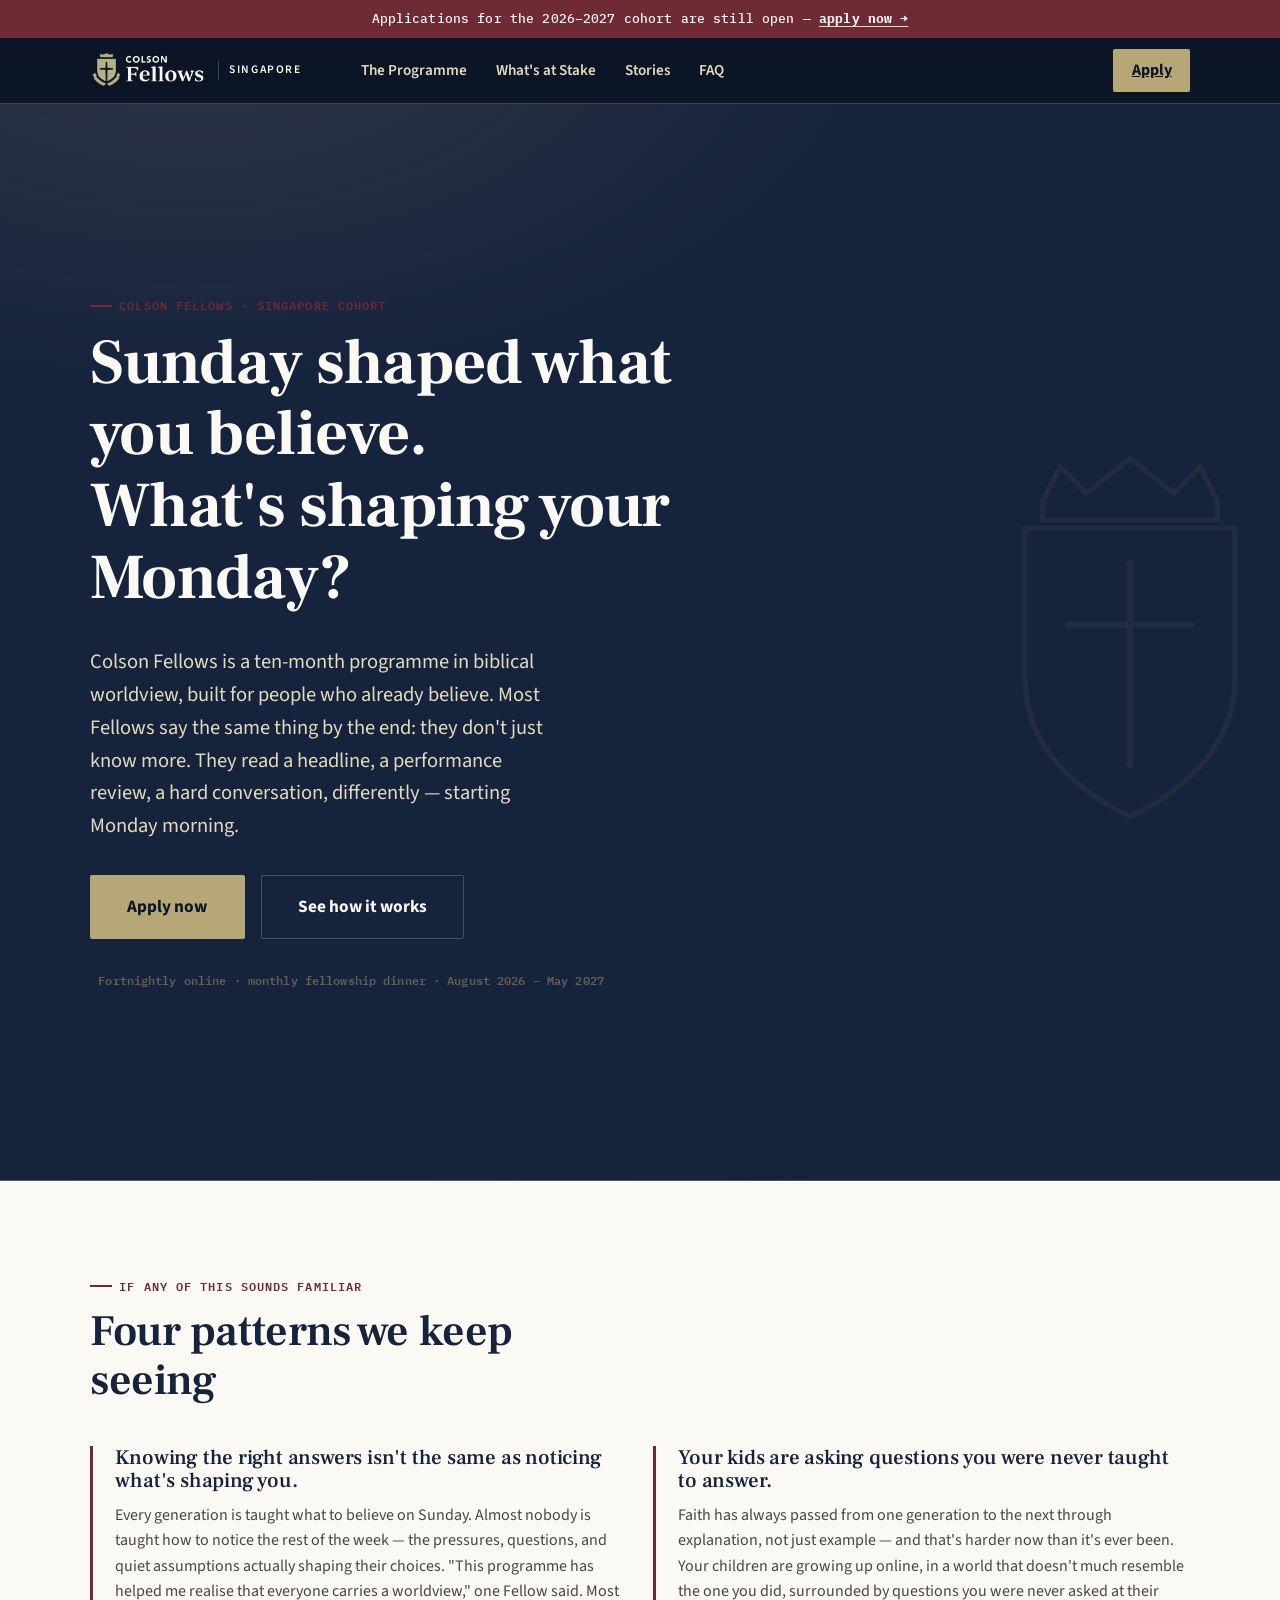
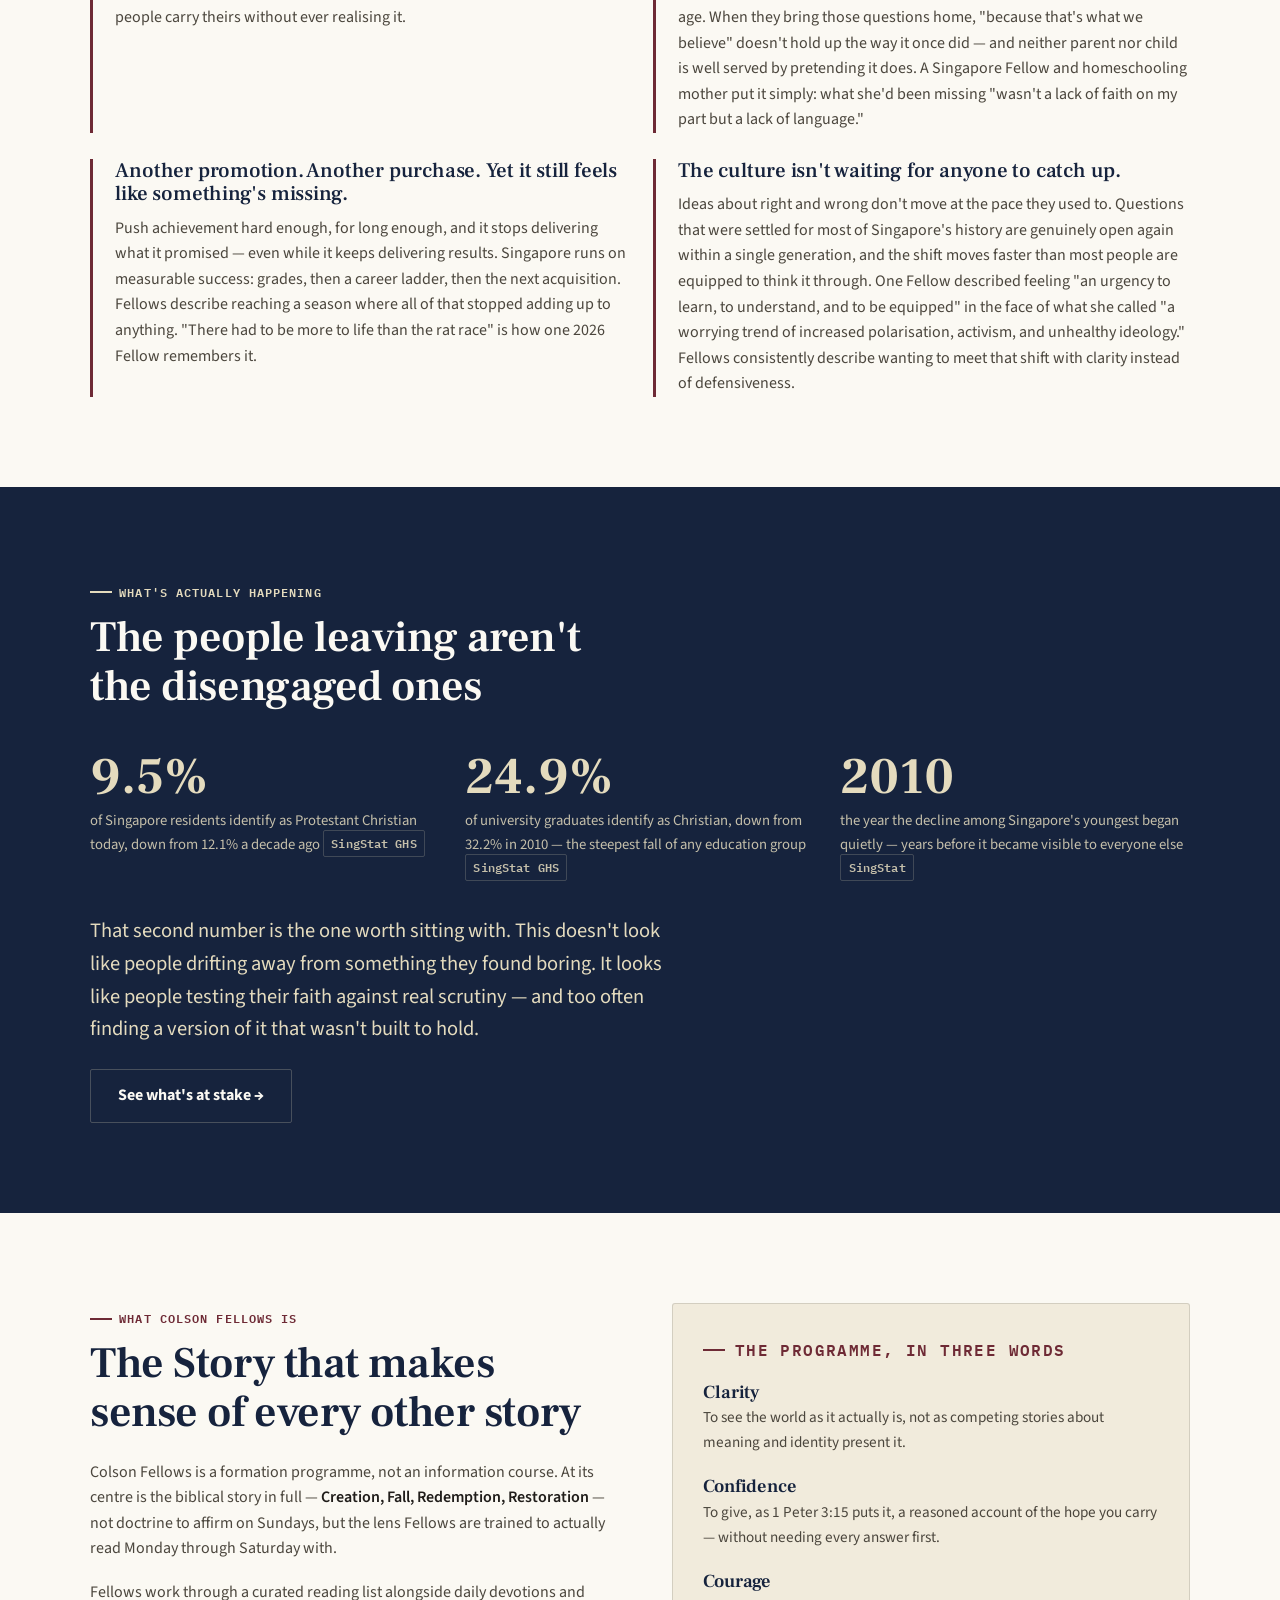
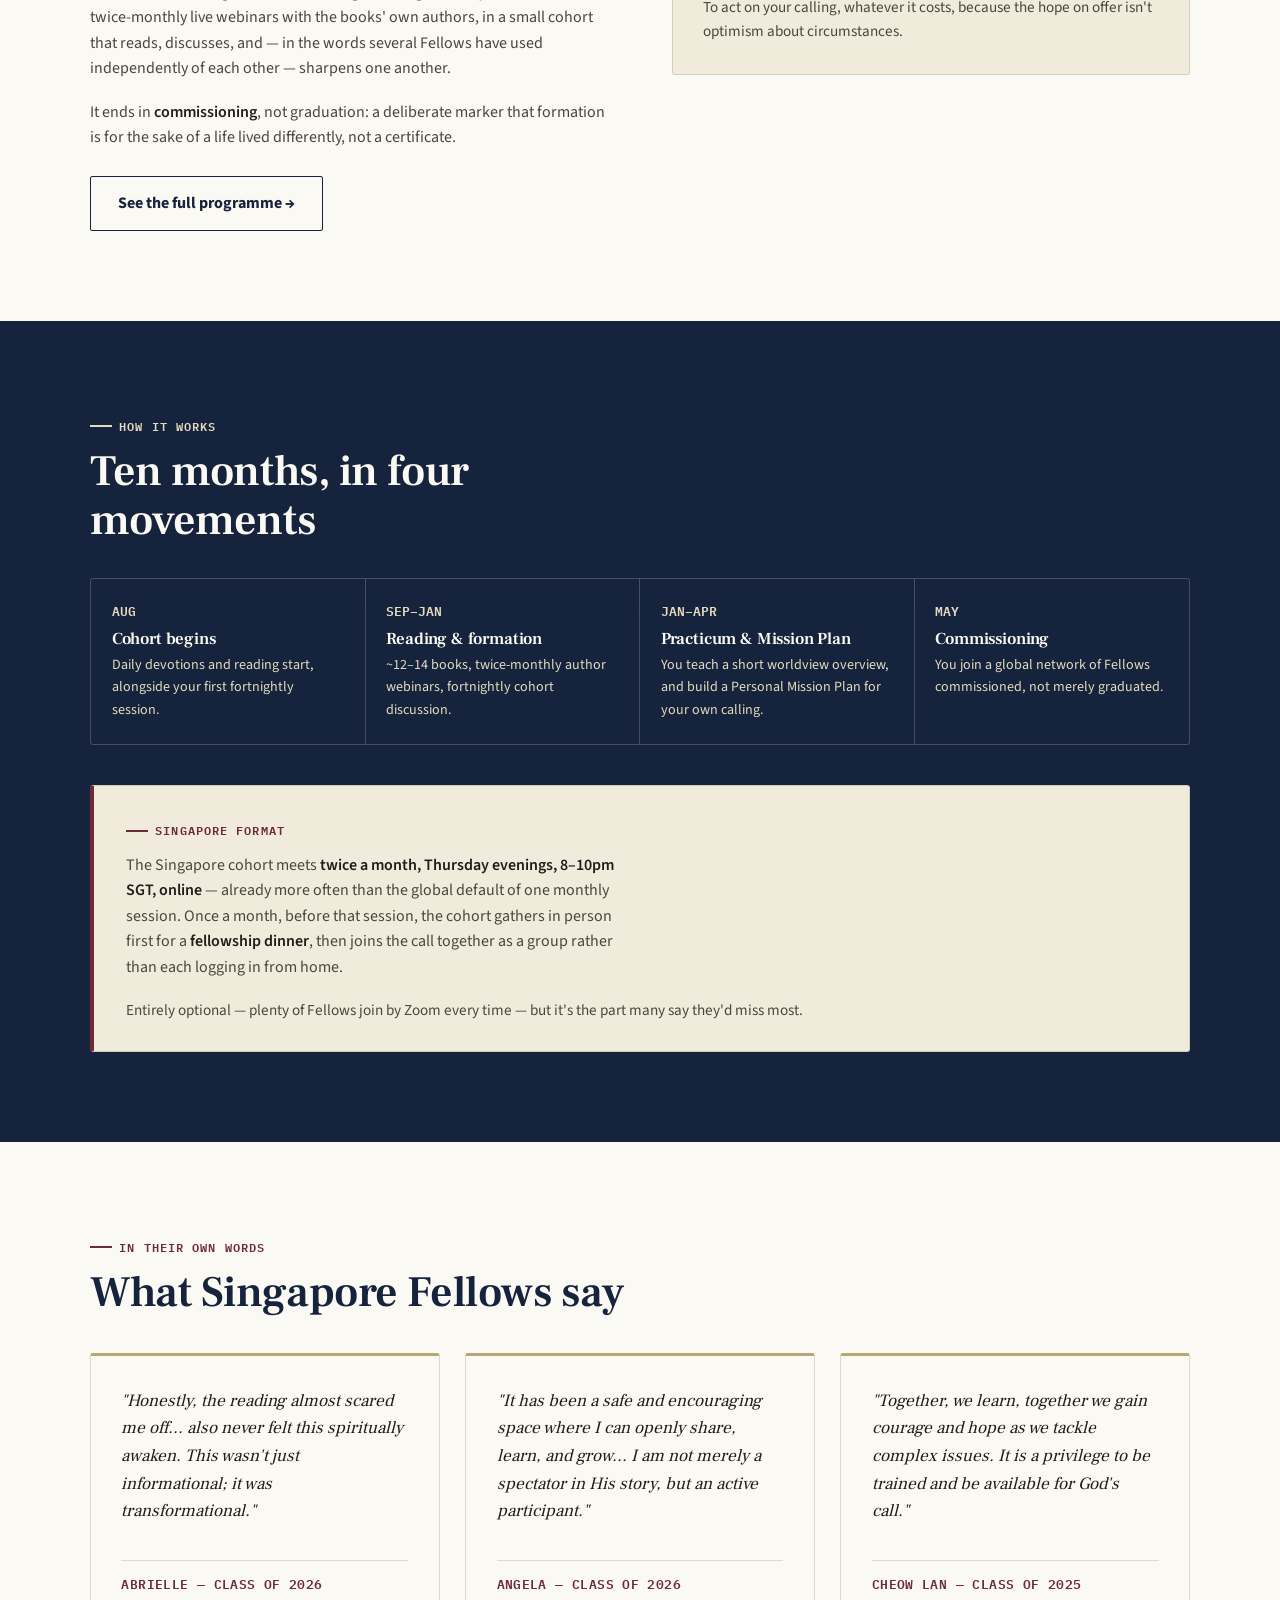
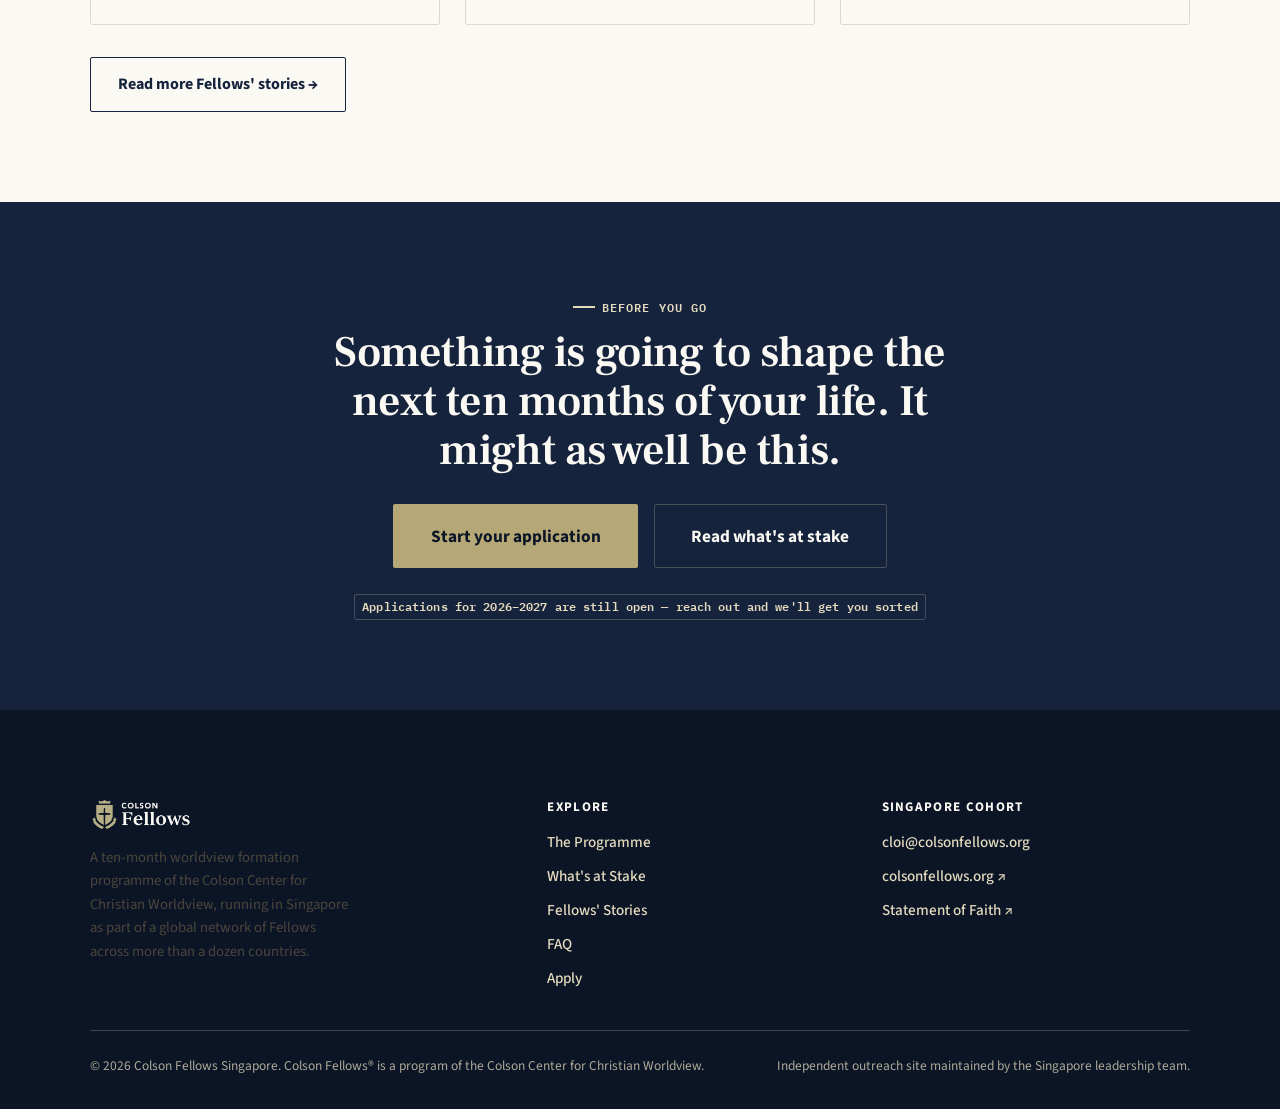
<file: index.html>
<!DOCTYPE html>
<html lang="en">
<head>
<!-- Google tag (gtag.js) -->
<script async src="https://www.googletagmanager.com/gtag/js?id=G-824D1MDPBS"></script>
<script>
  window.dataLayer = window.dataLayer || [];
  function gtag(){dataLayer.push(arguments);}
  gtag('js', new Date());
  gtag('config', 'G-824D1MDPBS');
</script>

<meta charset="UTF-8">
<meta name="viewport" content="width=device-width, initial-scale=1.0">
<title>Colson Fellows Singapore — A Ten-Month Formation in Biblical Worldview</title>
<meta name="description" content="Colson Fellows Singapore is a ten-month programme in biblical worldview — clarity, confidence, and courage for people who already believe.">
<link rel="icon" type="image/png" sizes="16x16" href="images/favicon-16.png">
<link rel="icon" type="image/png" sizes="32x32" href="images/favicon-32.png">
<link rel="apple-touch-icon" href="images/favicon-180.png">
<link rel="stylesheet" href="css/style.css">
</head>
<body>

<div class="utility-bar">
  <span data-before-deadline>Applications for the <span data-field="cohortLabel">2026–2027</span> cohort — priority deadline <strong data-field="applicationDeadline">31 July 2026</strong> — <a href="apply.html">apply now →</a></span>
  <span data-after-deadline>Applications for the <span data-field="cohortLabel">2026–2027</span> cohort are still open — <a href="apply.html">apply now →</a></span>
</div>

<header class="site">
  <div class="site-nav">
    <a href="index.html" class="brand">
      <img src="images/logo-dark.webp" alt="Colson Fellows">
      <span class="brand-region">Singapore</span>
    </a>
    <nav class="primary" id="primary-nav">
      <a href="program.html">The Programme</a>
      <a href="why.html">What's at Stake</a>
      <a href="stories.html">Stories</a>
      <a href="faq.html">FAQ</a>
    </nav>
    <div class="nav-actions">
      <a href="apply.html" class="btn-apply-nav">Apply</a>
      <button class="nav-toggle" aria-label="Toggle navigation" aria-expanded="false">Menu</button>
    </div>
  </div>
</header>

<main>

  <section class="hero">
    <svg class="hero-crest" viewBox="0 0 200 240" xmlns="http://www.w3.org/2000/svg" aria-hidden="true" focusable="false">
      <path d="M50 40 L60 20 L75 35 L100 15 L125 35 L140 20 L150 40 L150 50 L50 50 Z" fill="none" stroke="#B5A876" stroke-width="3"/>
      <path d="M40 55 L160 55 L160 140 Q160 190 100 220 Q40 190 40 140 Z" fill="none" stroke="#B5A876" stroke-width="3"/>
      <path d="M100 75 L100 190 M65 110 L135 110" stroke="#B5A876" stroke-width="4" stroke-linecap="round"/>
    </svg>
    <div class="wrap">
      <p class="eyebrow">Colson Fellows &middot; Singapore Cohort</p>
      <h1>Sunday shaped what you believe.<br>What's shaping your Monday?</h1>
      <p class="lede">Colson Fellows is a ten-month programme in biblical worldview, built for people who already believe. Most Fellows say the same thing by the end: they don't just know more. They read a headline, a performance review, a hard conversation, differently — starting Monday morning.</p>
      <div class="cta-row" style="margin-top:2rem;">
        <a href="apply.html" class="btn btn-gold btn-lg">Apply now</a>
        <a href="program.html" class="btn btn-outline-cream btn-lg">See how it works</a>
      </div>
      <p class="tag" style="margin-top:1.8rem; display:inline-block;">Fortnightly online &middot; monthly fellowship dinner &middot; <span data-field="cohortStart">August 2026</span> &ndash; <span data-field="commissioning">May 2027</span></p>
    </div>
  </section>

  <section class="on-cream">
    <div class="wrap">
      <p class="eyebrow">If any of this sounds familiar</p>
      <h2 style="max-width:20ch;">Four patterns we keep seeing</h2>
      <div class="grid grid-2" style="margin-top:2.5rem;">
        <div class="identify-card">
          <h3>Knowing the right answers isn't the same as noticing what's shaping you.</h3>
          <p>Every generation is taught what to believe on Sunday. Almost nobody is taught how to notice the rest of the week — the pressures, questions, and quiet assumptions actually shaping their choices. "This programme has helped me realise that everyone carries a worldview," one Fellow said. Most people carry theirs without ever realising it.</p>
        </div>
        <div class="identify-card">
          <h3>Your kids are asking questions you were never taught to answer.</h3>
          <p>Faith has always passed from one generation to the next through explanation, not just example — and that's harder now than it's ever been. Your children are growing up online, in a world that doesn't much resemble the one you did, surrounded by questions you were never asked at their age. When they bring those questions home, "because that's what we believe" doesn't hold up the way it once did — and neither parent nor child is well served by pretending it does. A Singapore Fellow and homeschooling mother put it simply: what she'd been missing "wasn't a lack of faith on my part but a lack of language."</p>
        </div>
        <div class="identify-card">
          <h3>Another promotion. Another purchase. Yet it still feels like something's missing.</h3>
          <p>Push achievement hard enough, for long enough, and it stops delivering what it promised — even while it keeps delivering results. Singapore runs on measurable success: grades, then a career ladder, then the next acquisition. Fellows describe reaching a season where all of that stopped adding up to anything. "There had to be more to life than the rat race" is how one 2026 Fellow remembers it.</p>
        </div>
        <div class="identify-card">
          <h3>The culture isn't waiting for anyone to catch up.</h3>
          <p>Ideas about right and wrong don't move at the pace they used to. Questions that were settled for most of Singapore's history are genuinely open again within a single generation, and the shift moves faster than most people are equipped to think it through. One Fellow described feeling "an urgency to learn, to understand, and to be equipped" in the face of what she called "a worrying trend of increased polarisation, activism, and unhealthy ideology." Fellows consistently describe wanting to meet that shift with clarity instead of defensiveness.</p>
        </div>
      </div>
    </div>
  </section>

  <section class="on-navy">
    <div class="wrap">
      <p class="eyebrow">What's actually happening</p>
      <h2 style="max-width:22ch;">The people leaving aren't the disengaged ones</h2>
      <div class="stat-row" style="margin-top:2.5rem;">
        <div class="stat">
          <div class="num">9.5%</div>
          <div class="label">of Singapore residents identify as Protestant Christian today, down from 12.1% a decade ago <span class="tag">SingStat GHS</span></div>
        </div>
        <div class="stat">
          <div class="num">24.9%</div>
          <div class="label">of university graduates identify as Christian, down from 32.2% in 2010 — the steepest fall of any education group <span class="tag">SingStat GHS</span></div>
        </div>
        <div class="stat">
          <div class="num">2010</div>
          <div class="label">the year the decline among Singapore's youngest began quietly — years before it became visible to everyone else <span class="tag">SingStat</span></div>
        </div>
      </div>
      <p class="lede" style="margin-top:2.2rem; max-width:60ch;">That second number is the one worth sitting with. This doesn't look like people drifting away from something they found boring. It looks like people testing their faith against real scrutiny — and too often finding a version of it that wasn't built to hold.</p>
      <p style="margin-top:1rem;"><a href="why.html" class="btn btn-outline-cream">See what's at stake →</a></p>
    </div>
  </section>

  <section class="on-cream">
    <div class="wrap two-col">
      <div>
        <p class="eyebrow">What Colson Fellows is</p>
        <h2>The Story that makes sense of every other story</h2>
        <p>Colson Fellows is a formation programme, not an information course. At its centre is the biblical story in full — <strong>Creation, Fall, Redemption, Restoration</strong> — not doctrine to affirm on Sundays, but the lens Fellows are trained to actually read Monday through Saturday with.</p>
        <p>Fellows work through a curated reading list alongside daily devotions and twice-monthly live webinars with the books' own authors, in a small cohort that reads, discusses, and — in the words several Fellows have used independently of each other — sharpens one another.</p>
        <p>It ends in <strong>commissioning</strong>, not graduation: a deliberate marker that formation is for the sake of a life lived differently, not a certificate.</p>
        <p><a href="program.html" class="btn btn-outline-navy" style="margin-top:0.5rem;">See the full programme →</a></p>
      </div>
      <div class="card" style="background:var(--parchment); border-color:var(--line);">
        <p class="eyebrow" style="margin-bottom:1.2rem;">The programme, in three words</p>
        <div style="display:flex; flex-direction:column; gap:1.4rem;">
          <div>
            <h3 style="font-size:1.15rem; margin-bottom:0.2rem;">Clarity</h3>
            <p style="font-size:0.95rem;">To see the world as it actually is, not as competing stories about meaning and identity present it.</p>
          </div>
          <div>
            <h3 style="font-size:1.15rem; margin-bottom:0.2rem;">Confidence</h3>
            <p style="font-size:0.95rem;">To give, as 1 Peter 3:15 puts it, a reasoned account of the hope you carry — without needing every answer first.</p>
          </div>
          <div>
            <h3 style="font-size:1.15rem; margin-bottom:0.2rem;">Courage</h3>
            <p style="font-size:0.95rem;">To act on your calling, whatever it costs, because the hope on offer isn't optimism about circumstances.</p>
          </div>
        </div>
      </div>
    </div>
  </section>

  <section class="on-navy">
    <div class="wrap">
      <p class="eyebrow">How it works</p>
      <h2 style="max-width:20ch;">Ten months, in four movements</h2>
      <div class="timeline" style="margin-top:2rem;">
        <div class="step">
          <span class="num">AUG</span>
          <h4>Cohort begins</h4>
          <p>Daily devotions and reading start, alongside your first fortnightly session.</p>
        </div>
        <div class="step">
          <span class="num">SEP&ndash;JAN</span>
          <h4>Reading &amp; formation</h4>
          <p>~12–14 books, twice-monthly author webinars, fortnightly cohort discussion.</p>
        </div>
        <div class="step">
          <span class="num">JAN&ndash;APR</span>
          <h4>Practicum &amp; Mission Plan</h4>
          <p>You teach a short worldview overview, and build a Personal Mission Plan for your own calling.</p>
        </div>
        <div class="step">
          <span class="num">MAY</span>
          <h4>Commissioning</h4>
          <p>You join a global network of Fellows commissioned, not merely graduated.</p>
        </div>
      </div>

      <div class="format-box" style="margin-top:2.5rem;">
        <p class="eyebrow">Singapore format</p>
        <p style="max-width:64ch;">The Singapore cohort meets <strong>twice a month, Thursday evenings, 8–10pm SGT, online</strong> — already more often than the global default of one monthly session. Once a month, before that session, the cohort gathers in person first for a <strong>fellowship dinner</strong>, then joins the call together as a group rather than each logging in from home.</p>
        <p style="font-size:0.95rem; margin-top:0.6rem;">Entirely optional — plenty of Fellows join by Zoom every time — but it's the part many say they'd miss most.</p>
      </div>
    </div>
  </section>

  <section class="on-cream">
    <div class="wrap">
      <p class="eyebrow">In their own words</p>
      <h2>What Singapore Fellows say</h2>
      <div class="grid grid-3" style="margin-top:2.2rem;">
        <div class="testimonial">
          <p class="quote">"Honestly, the reading almost scared me off... also never felt this spiritually awaken. This wasn't just informational; it was transformational."</p>
          <p class="who">Abrielle — Class of 2026</p>
        </div>
        <div class="testimonial">
          <p class="quote">"It has been a safe and encouraging space where I can openly share, learn, and grow... I am not merely a spectator in His story, but an active participant."</p>
          <p class="who">Angela — Class of 2026</p>
        </div>
        <div class="testimonial">
          <p class="quote">"Together, we learn, together we gain courage and hope as we tackle complex issues. It is a privilege to be trained and be available for God's call."</p>
          <p class="who">Cheow Lan — Class of 2025</p>
        </div>
      </div>
      <p style="margin-top:2rem;"><a href="stories.html" class="btn btn-outline-navy">Read more Fellows' stories →</a></p>
    </div>
  </section>

  <section class="on-navy center">
    <div class="wrap-narrow">
      <p class="eyebrow" style="justify-content:center;">Before you go</p>
      <h2>Something is going to shape the next ten months of your life. It might as well be this.</h2>
      <div class="cta-row" style="justify-content:center; margin-top:1.8rem;">
        <a href="apply.html" class="btn btn-gold btn-lg">Start your application</a>
        <a href="why.html" class="btn btn-outline-cream btn-lg">Read what's at stake</a>
      </div>
      <p class="tag" style="margin-top:1.6rem; display:inline-block;">
        <span data-before-deadline>Priority deadline <span data-field="applicationDeadline">31 July 2026</span> — applying takes about fifteen minutes</span>
        <span data-after-deadline>Applications for <span data-field="cohortLabel">2026–2027</span> are still open — reach out and we'll get you sorted</span>
      </p>
    </div>
  </section>

</main>

<footer class="site">
  <div class="wrap">
    <div class="foot-grid">
      <div>
        <a href="index.html" class="brand"><img src="images/logo-dark.webp" alt="Colson Fellows"></a>
        <p style="max-width:38ch; font-size:0.92rem;">A ten-month worldview formation programme of the Colson Center for Christian Worldview, running in Singapore as part of a global network of Fellows across more than a dozen countries.</p>
      </div>
      <div>
        <h4>Explore</h4>
        <ul>
          <li><a href="program.html">The Programme</a></li>
          <li><a href="why.html">What's at Stake</a></li>
          <li><a href="stories.html">Fellows' Stories</a></li>
          <li><a href="faq.html">FAQ</a></li>
          <li><a href="apply.html">Apply</a></li>
        </ul>
      </div>
      <div>
        <h4>Singapore Cohort</h4>
        <ul>
          <li><a href="mailto:cloi@colsonfellows.org">cloi@colsonfellows.org</a></li>
          <li><a href="https://www.colsonfellows.org" target="_blank" rel="noopener">colsonfellows.org ↗</a></li>
          <li><a href="https://www.colsonfellows.org/statement-of-faith/" target="_blank" rel="noopener">Statement of Faith ↗</a></li>
        </ul>
      </div>
    </div>
    <div class="fine">
      <span>&copy; 2026 Colson Fellows Singapore. Colson Fellows&reg; is a program of the Colson Center for Christian Worldview.</span>
      <span>Independent outreach site maintained by the Singapore leadership team.</span>
    </div>
  </div>
</footer>

<script src="js/config.js"></script>
<script src="js/main.js"></script>
</body>
</html>
</file>
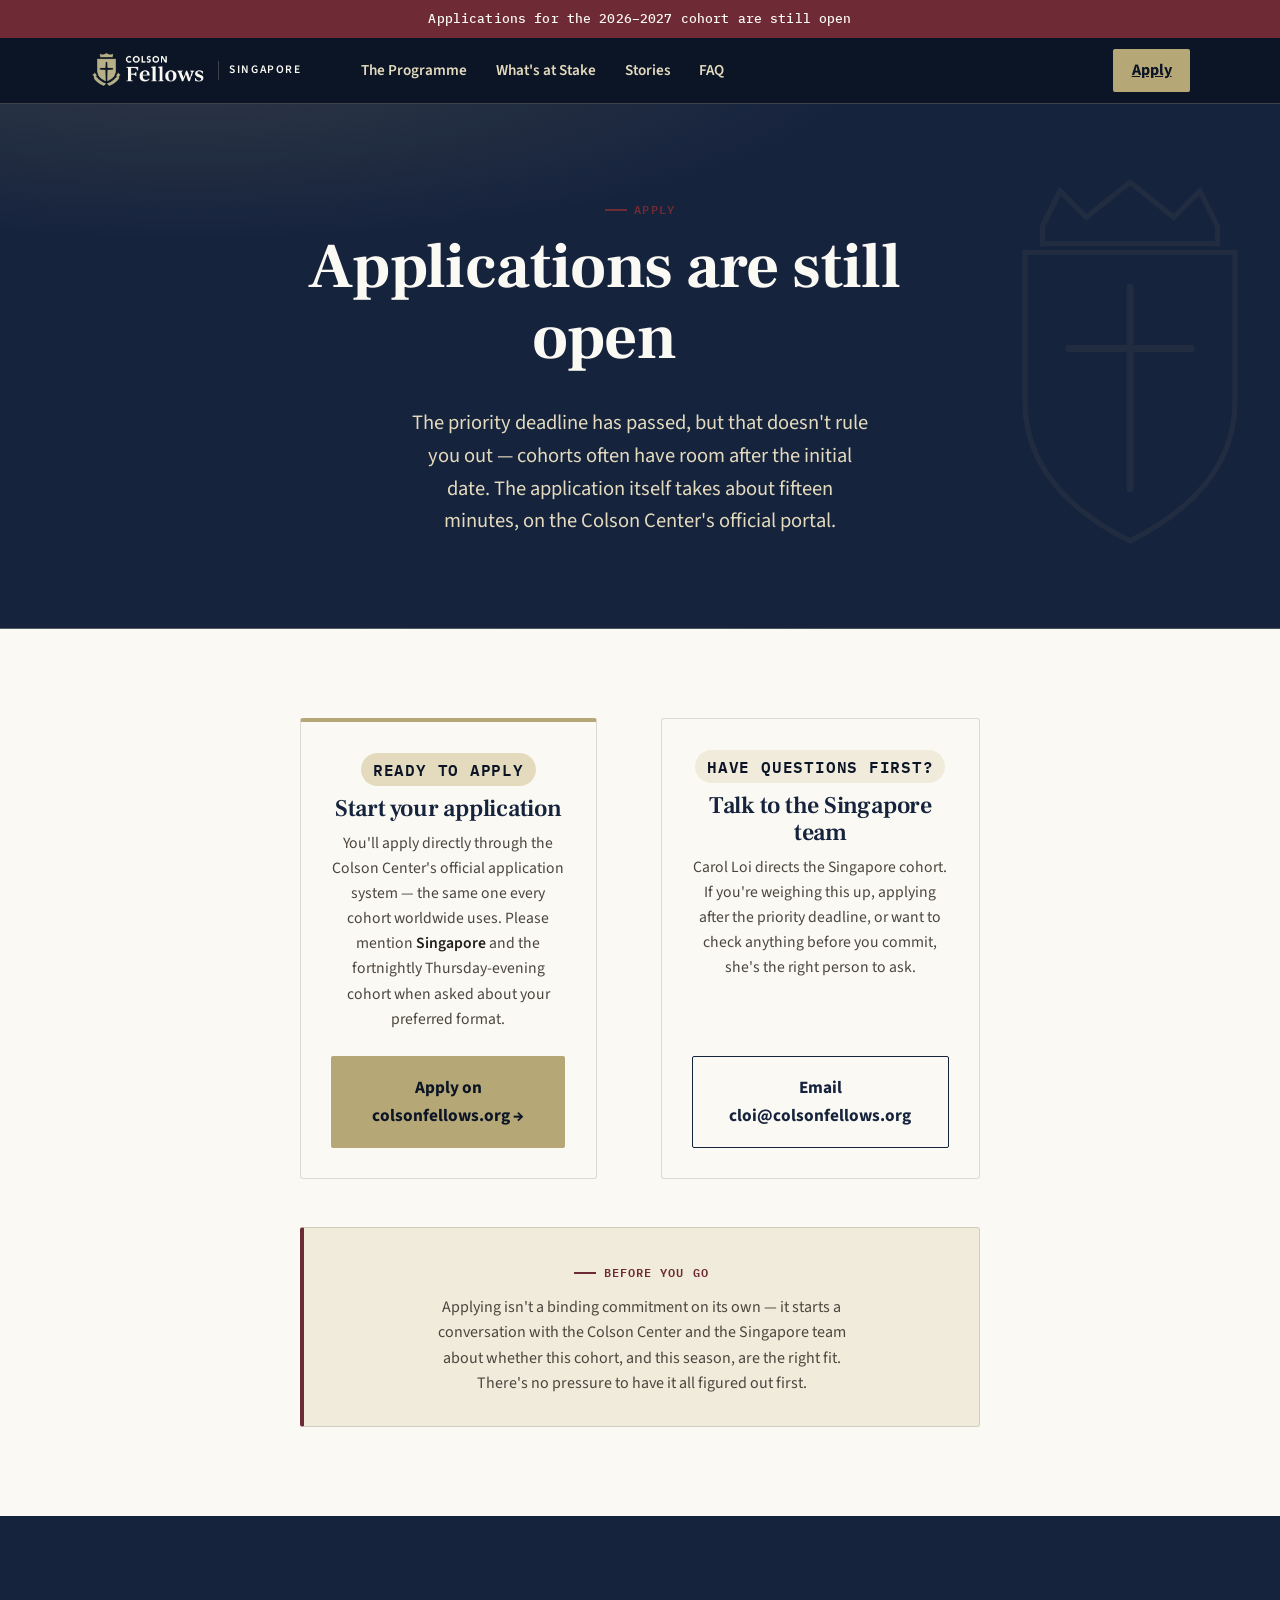
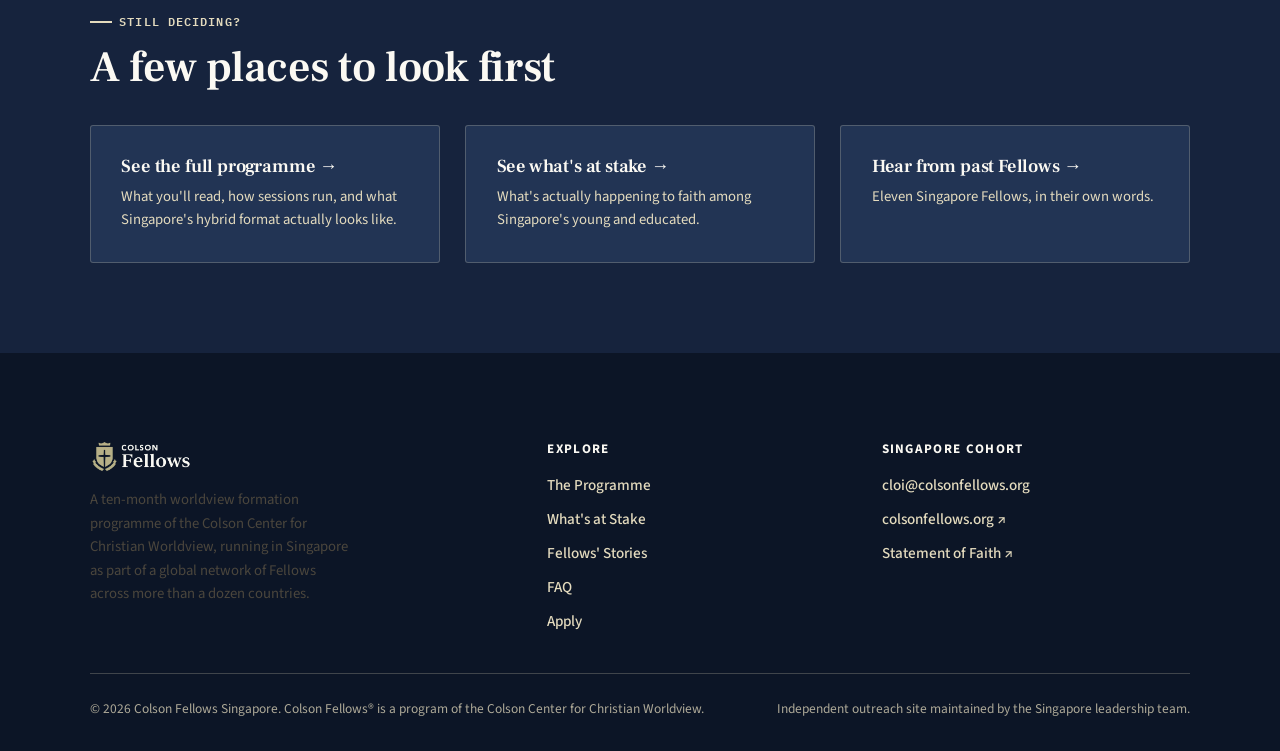
<file: apply.html>
<!DOCTYPE html>
<html lang="en">
<head>
<!-- Google tag (gtag.js) -->
<script async src="https://www.googletagmanager.com/gtag/js?id=G-824D1MDPBS"></script>
<script>
  window.dataLayer = window.dataLayer || [];
  function gtag(){dataLayer.push(arguments);}
  gtag('js', new Date());
  gtag('config', 'G-824D1MDPBS');
</script>

<meta charset="UTF-8">
<meta name="viewport" content="width=device-width, initial-scale=1.0">
<title>Apply — Colson Fellows Singapore</title>
<meta name="description" content="Apply for the Colson Fellows Singapore cohort.">
<link rel="icon" type="image/png" sizes="16x16" href="images/favicon-16.png">
<link rel="icon" type="image/png" sizes="32x32" href="images/favicon-32.png">
<link rel="apple-touch-icon" href="images/favicon-180.png">
<link rel="stylesheet" href="css/style.css">
</head>
<body>

<div class="utility-bar">
  <span data-before-deadline>Applications for the <span data-field="cohortLabel">2026–2027</span> cohort — priority deadline <strong data-field="applicationDeadline">31 July 2026</strong></span>
  <span data-after-deadline>Applications for the <span data-field="cohortLabel">2026–2027</span> cohort are still open</span>
</div>

<header class="site">
  <div class="site-nav">
    <a href="index.html" class="brand">
      <img src="images/logo-dark.webp" alt="Colson Fellows">
      <span class="brand-region">Singapore</span>
    </a>
    <nav class="primary" id="primary-nav">
      <a href="program.html">The Programme</a>
      <a href="why.html">What's at Stake</a>
      <a href="stories.html">Stories</a>
      <a href="faq.html">FAQ</a>
    </nav>
    <div class="nav-actions">
      <a href="apply.html" class="btn-apply-nav" aria-current="page">Apply</a>
      <button class="nav-toggle" aria-label="Toggle navigation" aria-expanded="false">Menu</button>
    </div>
  </div>
</header>

<main>

  <section class="hero center">
    <svg class="hero-crest" viewBox="0 0 200 240" xmlns="http://www.w3.org/2000/svg" aria-hidden="true" focusable="false">
      <path d="M50 40 L60 20 L75 35 L100 15 L125 35 L140 20 L150 40 L150 50 L50 50 Z" fill="none" stroke="#B5A876" stroke-width="3"/>
      <path d="M40 55 L160 55 L160 140 Q160 190 100 220 Q40 190 40 140 Z" fill="none" stroke="#B5A876" stroke-width="3"/>
      <path d="M100 75 L100 190 M65 110 L135 110" stroke="#B5A876" stroke-width="4" stroke-linecap="round"/>
    </svg>
    <div class="wrap-narrow">
      <p class="eyebrow" style="justify-content:center;">Apply</p>
      <h1><span data-before-deadline>Priority deadline: <span data-field="applicationDeadline">31 July 2026</span></span><span data-after-deadline>Applications are still open</span></h1>
      <p class="lede" style="margin-left:auto; margin-right:auto;">
        <span data-before-deadline>The <span data-field="cohortLabel">2026–2027</span> Singapore cohort begins <span data-field="cohortStart">August 2026</span> and runs through to commissioning in <span data-field="commissioning">May 2027</span>. The application itself takes about fifteen minutes, on the Colson Center's official portal.</span>
        <span data-after-deadline>The priority deadline has passed, but that doesn't rule you out — cohorts often have room after the initial date. The application itself takes about fifteen minutes, on the Colson Center's official portal.</span>
      </p>
    </div>
  </section>

  <section class="on-cream">
    <div class="wrap-narrow">
      <div class="two-col" style="align-items:stretch;">

        <div class="card center" style="border-top:4px solid var(--gold); display:flex; flex-direction:column; justify-content:space-between;">
          <div>
            <p class="pill">Ready to apply</p>
            <h3 style="font-size:1.5rem;">Start your application</h3>
            <p>You'll apply directly through the Colson Center's official application system — the same one every cohort worldwide uses. Please mention <strong>Singapore</strong> and the fortnightly Thursday-evening cohort when asked about your preferred format.</p>
          </div>
          <a href="https://www.colsonfellows.org/apply/" target="_blank" rel="noopener" class="btn btn-gold btn-lg btn-block" style="margin-top:1.5rem;">Apply on colsonfellows.org →</a>
        </div>

        <div class="card center" style="display:flex; flex-direction:column; justify-content:space-between;">
          <div>
            <p class="pill" style="background:var(--parchment);">Have questions first?</p>
            <h3 style="font-size:1.5rem;">Talk to the Singapore team</h3>
            <p>Carol Loi directs the Singapore cohort. If you're weighing this up, applying after the priority deadline, or want to check anything before you commit, she's the right person to ask.</p>
          </div>
          <a href="mailto:cloi@colsonfellows.org" class="btn btn-outline-navy btn-lg btn-block" style="margin-top:1.5rem;">Email cloi@colsonfellows.org</a>
        </div>

      </div>

      <div class="format-box center" style="margin-top:3rem;">
        <p class="eyebrow" style="justify-content:center;">Before you go</p>
        <p style="max-width:56ch; margin:0 auto;">Applying isn't a binding commitment on its own — it starts a conversation with the Colson Center and the Singapore team about whether this cohort, and this season, are the right fit. There's no pressure to have it all figured out first.</p>
      </div>
    </div>
  </section>

  <section class="on-navy">
    <div class="wrap">
      <p class="eyebrow">Still deciding?</p>
      <h2 style="max-width:20ch;">A few places to look first</h2>
      <div class="grid grid-3" style="margin-top:2rem;">
        <a href="program.html" class="card" style="background:var(--navy-mid); border-color:var(--line-on-navy); text-decoration:none;">
          <h3 style="color:var(--cream); font-size:1.15rem;">See the full programme →</h3>
          <p style="color:var(--gold-light); font-size:0.92rem;">What you'll read, how sessions run, and what Singapore's hybrid format actually looks like.</p>
        </a>
        <a href="why.html" class="card" style="background:var(--navy-mid); border-color:var(--line-on-navy); text-decoration:none;">
          <h3 style="color:var(--cream); font-size:1.15rem;">See what's at stake →</h3>
          <p style="color:var(--gold-light); font-size:0.92rem;">What's actually happening to faith among Singapore's young and educated.</p>
        </a>
        <a href="stories.html" class="card" style="background:var(--navy-mid); border-color:var(--line-on-navy); text-decoration:none;">
          <h3 style="color:var(--cream); font-size:1.15rem;">Hear from past Fellows →</h3>
          <p style="color:var(--gold-light); font-size:0.92rem;">Eleven Singapore Fellows, in their own words.</p>
        </a>
      </div>
    </div>
  </section>

</main>

<footer class="site">
  <div class="wrap">
    <div class="foot-grid">
      <div>
        <a href="index.html" class="brand"><img src="images/logo-dark.webp" alt="Colson Fellows"></a>
        <p style="max-width:38ch; font-size:0.92rem;">A ten-month worldview formation programme of the Colson Center for Christian Worldview, running in Singapore as part of a global network of Fellows across more than a dozen countries.</p>
      </div>
      <div>
        <h4>Explore</h4>
        <ul>
          <li><a href="program.html">The Programme</a></li>
          <li><a href="why.html">What's at Stake</a></li>
          <li><a href="stories.html">Fellows' Stories</a></li>
          <li><a href="faq.html">FAQ</a></li>
          <li><a href="apply.html">Apply</a></li>
        </ul>
      </div>
      <div>
        <h4>Singapore Cohort</h4>
        <ul>
          <li><a href="mailto:cloi@colsonfellows.org">cloi@colsonfellows.org</a></li>
          <li><a href="https://www.colsonfellows.org" target="_blank" rel="noopener">colsonfellows.org ↗</a></li>
          <li><a href="https://www.colsonfellows.org/statement-of-faith/" target="_blank" rel="noopener">Statement of Faith ↗</a></li>
        </ul>
      </div>
    </div>
    <div class="fine">
      <span>&copy; 2026 Colson Fellows Singapore. Colson Fellows&reg; is a program of the Colson Center for Christian Worldview.</span>
      <span>Independent outreach site maintained by the Singapore leadership team.</span>
    </div>
  </div>
</footer>

<script src="js/config.js"></script>
<script src="js/main.js"></script>
</body>
</html>
</file>
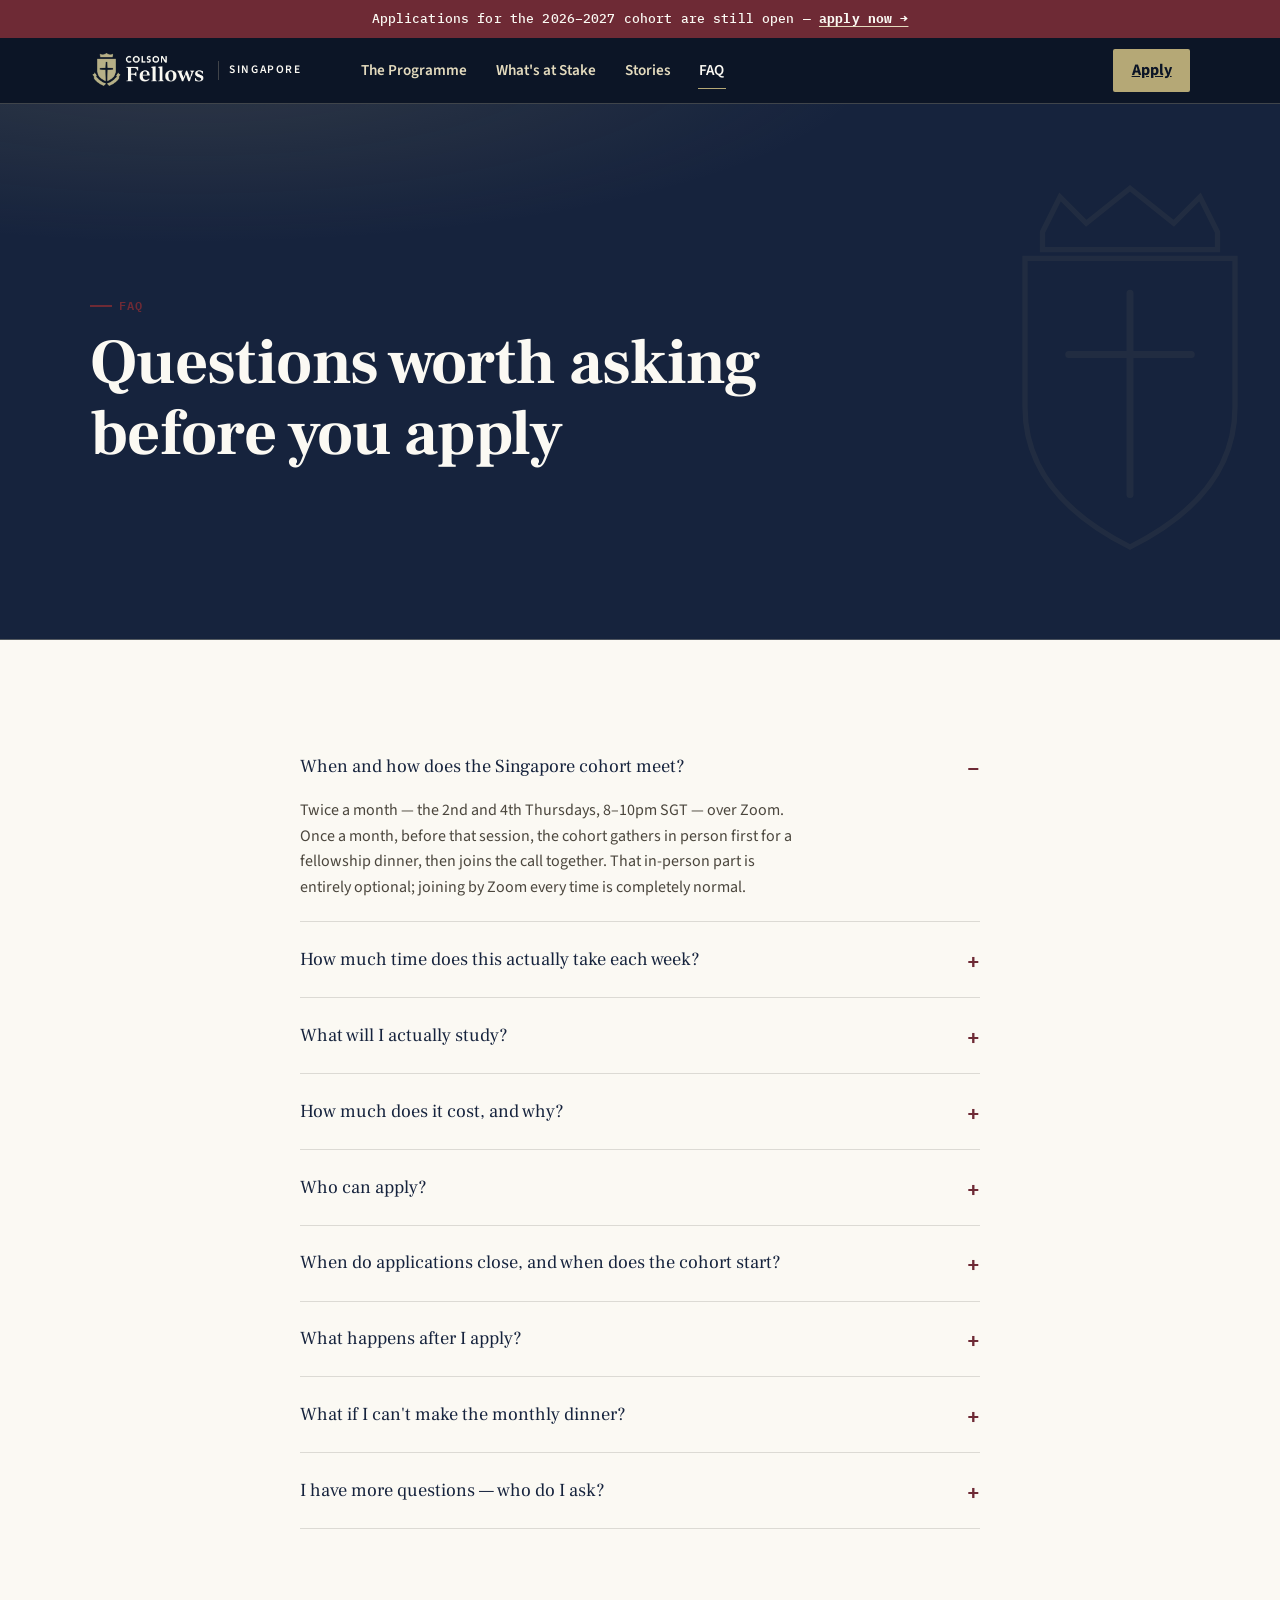
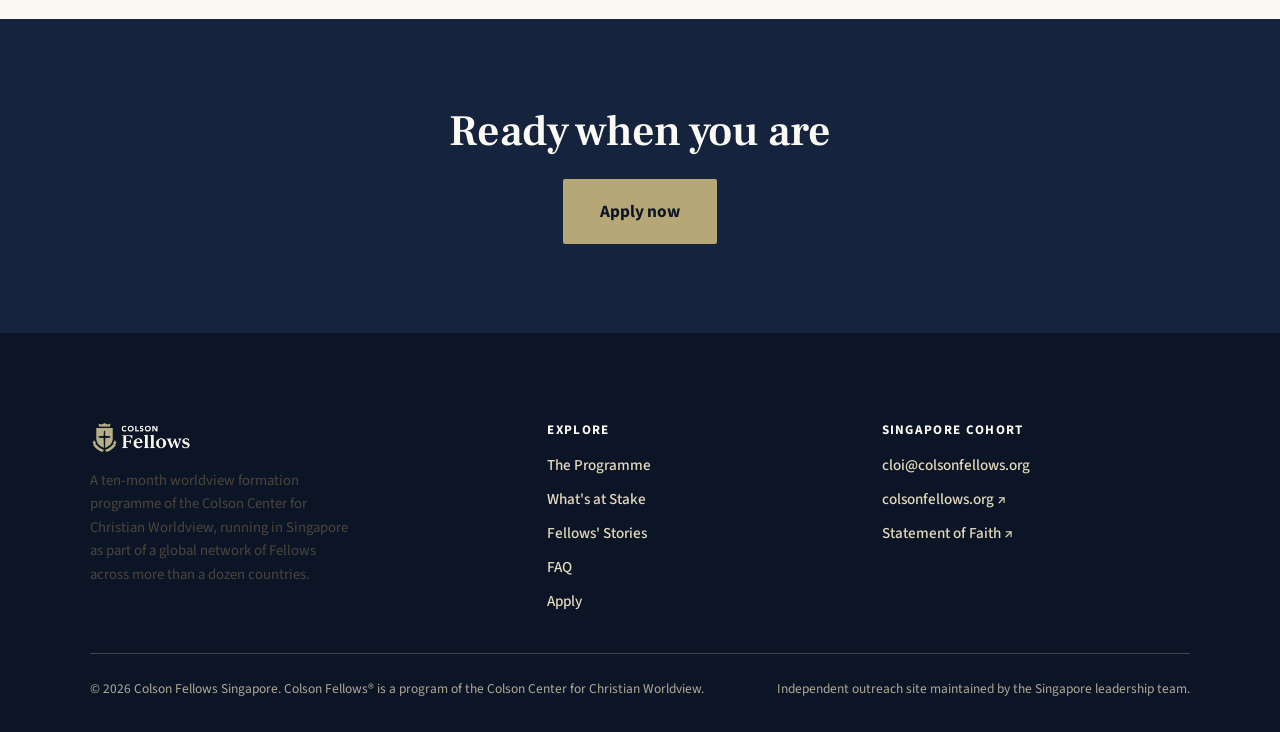
<file: faq.html>
<!DOCTYPE html>
<html lang="en">
<head>
<!-- Google tag (gtag.js) -->
<script async src="https://www.googletagmanager.com/gtag/js?id=G-824D1MDPBS"></script>
<script>
  window.dataLayer = window.dataLayer || [];
  function gtag(){dataLayer.push(arguments);}
  gtag('js', new Date());
  gtag('config', 'G-824D1MDPBS');
</script>

<meta charset="UTF-8">
<meta name="viewport" content="width=device-width, initial-scale=1.0">
<title>FAQ — Colson Fellows Singapore</title>
<meta name="description" content="Format, time commitment, cost, eligibility, and application deadlines for the Colson Fellows Singapore cohort.">
<link rel="icon" type="image/png" sizes="16x16" href="images/favicon-16.png">
<link rel="icon" type="image/png" sizes="32x32" href="images/favicon-32.png">
<link rel="apple-touch-icon" href="images/favicon-180.png">
<link rel="stylesheet" href="css/style.css">
</head>
<body>

<div class="utility-bar">
  <span data-before-deadline>Applications for the <span data-field="cohortLabel">2026–2027</span> cohort — priority deadline <strong data-field="applicationDeadline">31 July 2026</strong> — <a href="apply.html">apply now →</a></span>
  <span data-after-deadline>Applications for the <span data-field="cohortLabel">2026–2027</span> cohort are still open — <a href="apply.html">apply now →</a></span>
</div>

<header class="site">
  <div class="site-nav">
    <a href="index.html" class="brand">
      <img src="images/logo-dark.webp" alt="Colson Fellows">
      <span class="brand-region">Singapore</span>
    </a>
    <nav class="primary" id="primary-nav">
      <a href="program.html">The Programme</a>
      <a href="why.html">What's at Stake</a>
      <a href="stories.html">Stories</a>
      <a href="faq.html" aria-current="page">FAQ</a>
    </nav>
    <div class="nav-actions">
      <a href="apply.html" class="btn-apply-nav">Apply</a>
      <button class="nav-toggle" aria-label="Toggle navigation" aria-expanded="false">Menu</button>
    </div>
  </div>
</header>

<main>

  <section class="hero" style="padding-bottom:2.5rem;">
    <svg class="hero-crest" viewBox="0 0 200 240" xmlns="http://www.w3.org/2000/svg" aria-hidden="true" focusable="false">
      <path d="M50 40 L60 20 L75 35 L100 15 L125 35 L140 20 L150 40 L150 50 L50 50 Z" fill="none" stroke="#B5A876" stroke-width="3"/>
      <path d="M40 55 L160 55 L160 140 Q160 190 100 220 Q40 190 40 140 Z" fill="none" stroke="#B5A876" stroke-width="3"/>
      <path d="M100 75 L100 190 M65 110 L135 110" stroke="#B5A876" stroke-width="4" stroke-linecap="round"/>
    </svg>
    <div class="wrap">
      <p class="eyebrow">FAQ</p>
      <h1 style="max-width:18ch;">Questions worth asking before you apply</h1>
    </div>
  </section>

  <section class="on-cream">
    <div class="wrap-narrow">

      <details class="faq-item" open>
        <summary>When and how does the Singapore cohort meet?</summary>
        <div class="a">
          <p>Twice a month — the 2nd and 4th Thursdays, 8–10pm SGT — over Zoom. Once a month, before that session, the cohort gathers in person first for a fellowship dinner, then joins the call together. That in-person part is entirely optional; joining by Zoom every time is completely normal.</p>
        </div>
      </details>

      <details class="faq-item">
        <summary>How much time does this actually take each week?</summary>
        <div class="a">
          <p>Most Fellows report around 8–10 hours a week across the whole programme — the fortnightly sessions, daily devotional reading (Monday–Friday), and roughly a book a month, plus two live webinars a month with the books' authors. Reading speed is the biggest variable.</p>
        </div>
      </details>

      <details class="faq-item">
        <summary>What will I actually study?</summary>
        <div class="a">
          <p>The biblical story in full — Creation, Fall, Redemption, Restoration — worked out through roughly a dozen books (Mere Christianity and Knowing God among them), daily devotions, and case-study discussion. See <a href="program.html">the full programme page</a> for the reading sample and format.</p>
        </div>
      </details>

      <details class="faq-item">
        <summary>How much does it cost, and why?</summary>
        <div class="a">
          <p>Tuition is <strong data-field="tuitionUSD">USD 900</strong> for the ten months (about <strong data-field="tuitionSGD">SGD 1,160</strong>), plus roughly <strong data-field="booksUSD">USD 200</strong> for books, bought separately. Spread across around twenty fortnightly sessions, that works out to <strong data-field="perSessionCost">about USD 45</strong> a session — for a curated reading list, live conversations with the authors themselves, a small cohort that turns into a genuine community, and a place in a network of more than 6,000 Fellows worldwide.</p>
          <p style="margin-top:0.8rem;">Scholarships and a four-month payment plan are available. If cost is the only thing standing in your way, email <a href="mailto:cloi@colsonfellows.org">Carol Loi</a> before you rule it out.</p>
        </div>
      </details>

      <details class="faq-item">
        <summary>Who can apply?</summary>
        <div class="a">
          <p>Adults at any stage of life — you'll need to be at least 21 by the August start date. Colson Fellows isn't built around one denomination; the Colson Center describes itself as drawing together, not dividing, the spectrum of Christ-centered people under its published Statement of Faith.</p>
        </div>
      </details>

      <details class="faq-item">
        <summary>When do applications close, and when does the cohort start?</summary>
        <div class="a">
          <p data-before-deadline>Priority deadline is <strong data-field="applicationDeadline">31 July 2026</strong>, ahead of the <strong data-field="cohortStart">August 2026</strong> start. Applying by then gives everyone — you included — the most time to sort out any questions before the cohort begins.</p>
          <p data-after-deadline>The priority deadline for this intake has passed, but that doesn't rule you out. Email <a href="mailto:cloi@colsonfellows.org">Carol Loi</a> — there's often still room, and a slightly later start beats waiting a full year.</p>
        </div>
      </details>

      <details class="faq-item">
        <summary>What happens after I apply?</summary>
        <div class="a">
          <p>Your application goes to the Colson Center's admissions team, and the Singapore team is looped in on cohort placement and local details. If anything about next steps is unclear once you've applied, <a href="mailto:cloi@colsonfellows.org">reach out directly</a> for the fastest answer.</p>
        </div>
      </details>

      <details class="faq-item">
        <summary>What if I can't make the monthly dinner?</summary>
        <div class="a">
          <p>No issue at all. It's a bonus for people who want it, not a requirement — you can complete the full programme joining every session by Zoom.</p>
        </div>
      </details>

      <details class="faq-item">
        <summary>I have more questions — who do I ask?</summary>
        <div class="a">
          <p>For Singapore-specific questions: <a href="mailto:cloi@colsonfellows.org">cloi@colsonfellows.org</a>. For general programme questions, the Colson Center's own <a href="https://www.colsonfellows.org/faq/" target="_blank" rel="noopener">global FAQ</a> covers policy that applies across every cohort.</p>
        </div>
      </details>

    </div>
  </section>

  <section class="on-navy center">
    <div class="wrap-narrow">
      <h2>Ready when you are</h2>
      <div class="cta-row" style="justify-content:center; margin-top:1.4rem;">
        <a href="apply.html" class="btn btn-gold btn-lg">Apply now</a>
      </div>
    </div>
  </section>

</main>

<footer class="site">
  <div class="wrap">
    <div class="foot-grid">
      <div>
        <a href="index.html" class="brand"><img src="images/logo-dark.webp" alt="Colson Fellows"></a>
        <p style="max-width:38ch; font-size:0.92rem;">A ten-month worldview formation programme of the Colson Center for Christian Worldview, running in Singapore as part of a global network of Fellows across more than a dozen countries.</p>
      </div>
      <div>
        <h4>Explore</h4>
        <ul>
          <li><a href="program.html">The Programme</a></li>
          <li><a href="why.html">What's at Stake</a></li>
          <li><a href="stories.html">Fellows' Stories</a></li>
          <li><a href="faq.html">FAQ</a></li>
          <li><a href="apply.html">Apply</a></li>
        </ul>
      </div>
      <div>
        <h4>Singapore Cohort</h4>
        <ul>
          <li><a href="mailto:cloi@colsonfellows.org">cloi@colsonfellows.org</a></li>
          <li><a href="https://www.colsonfellows.org" target="_blank" rel="noopener">colsonfellows.org ↗</a></li>
          <li><a href="https://www.colsonfellows.org/statement-of-faith/" target="_blank" rel="noopener">Statement of Faith ↗</a></li>
        </ul>
      </div>
    </div>
    <div class="fine">
      <span>&copy; 2026 Colson Fellows Singapore. Colson Fellows&reg; is a program of the Colson Center for Christian Worldview.</span>
      <span>Independent outreach site maintained by the Singapore leadership team.</span>
    </div>
  </div>
</footer>

<script src="js/config.js"></script>
<script src="js/main.js"></script>
</body>
</html>
</file>
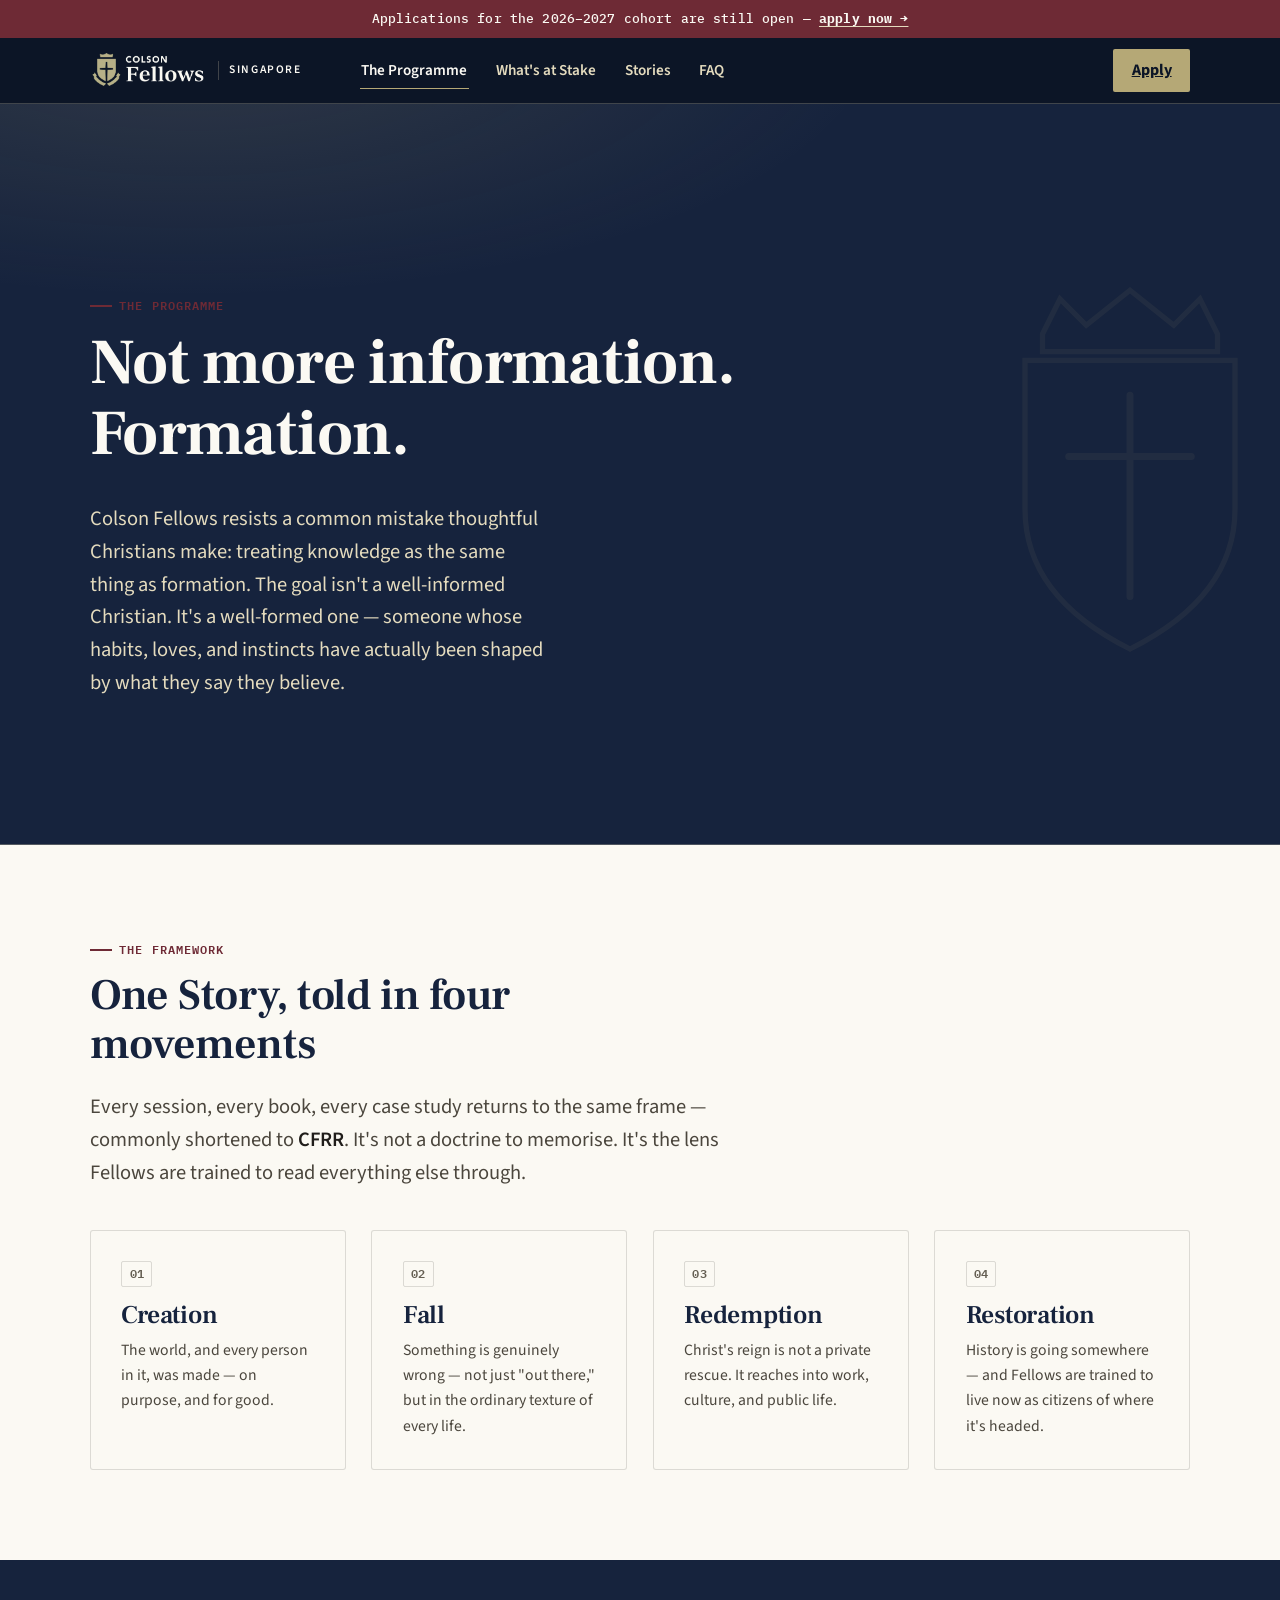
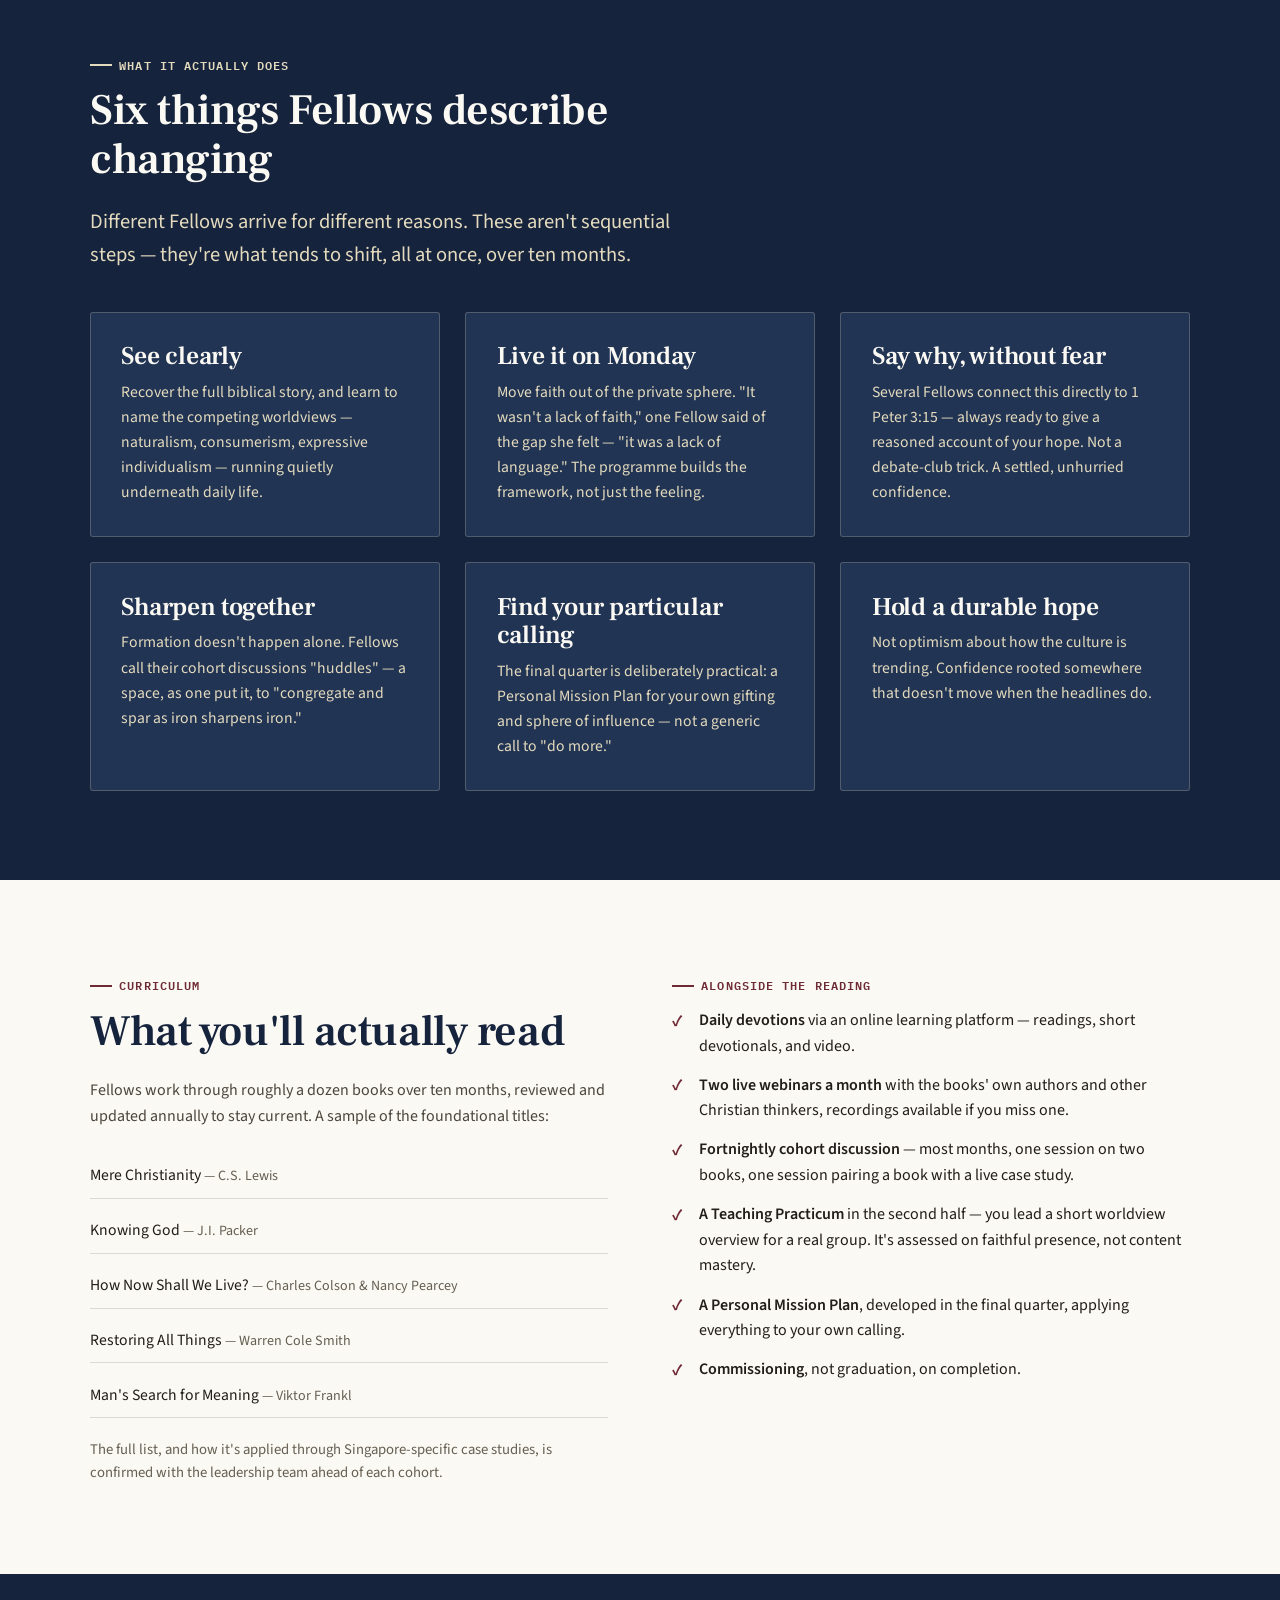
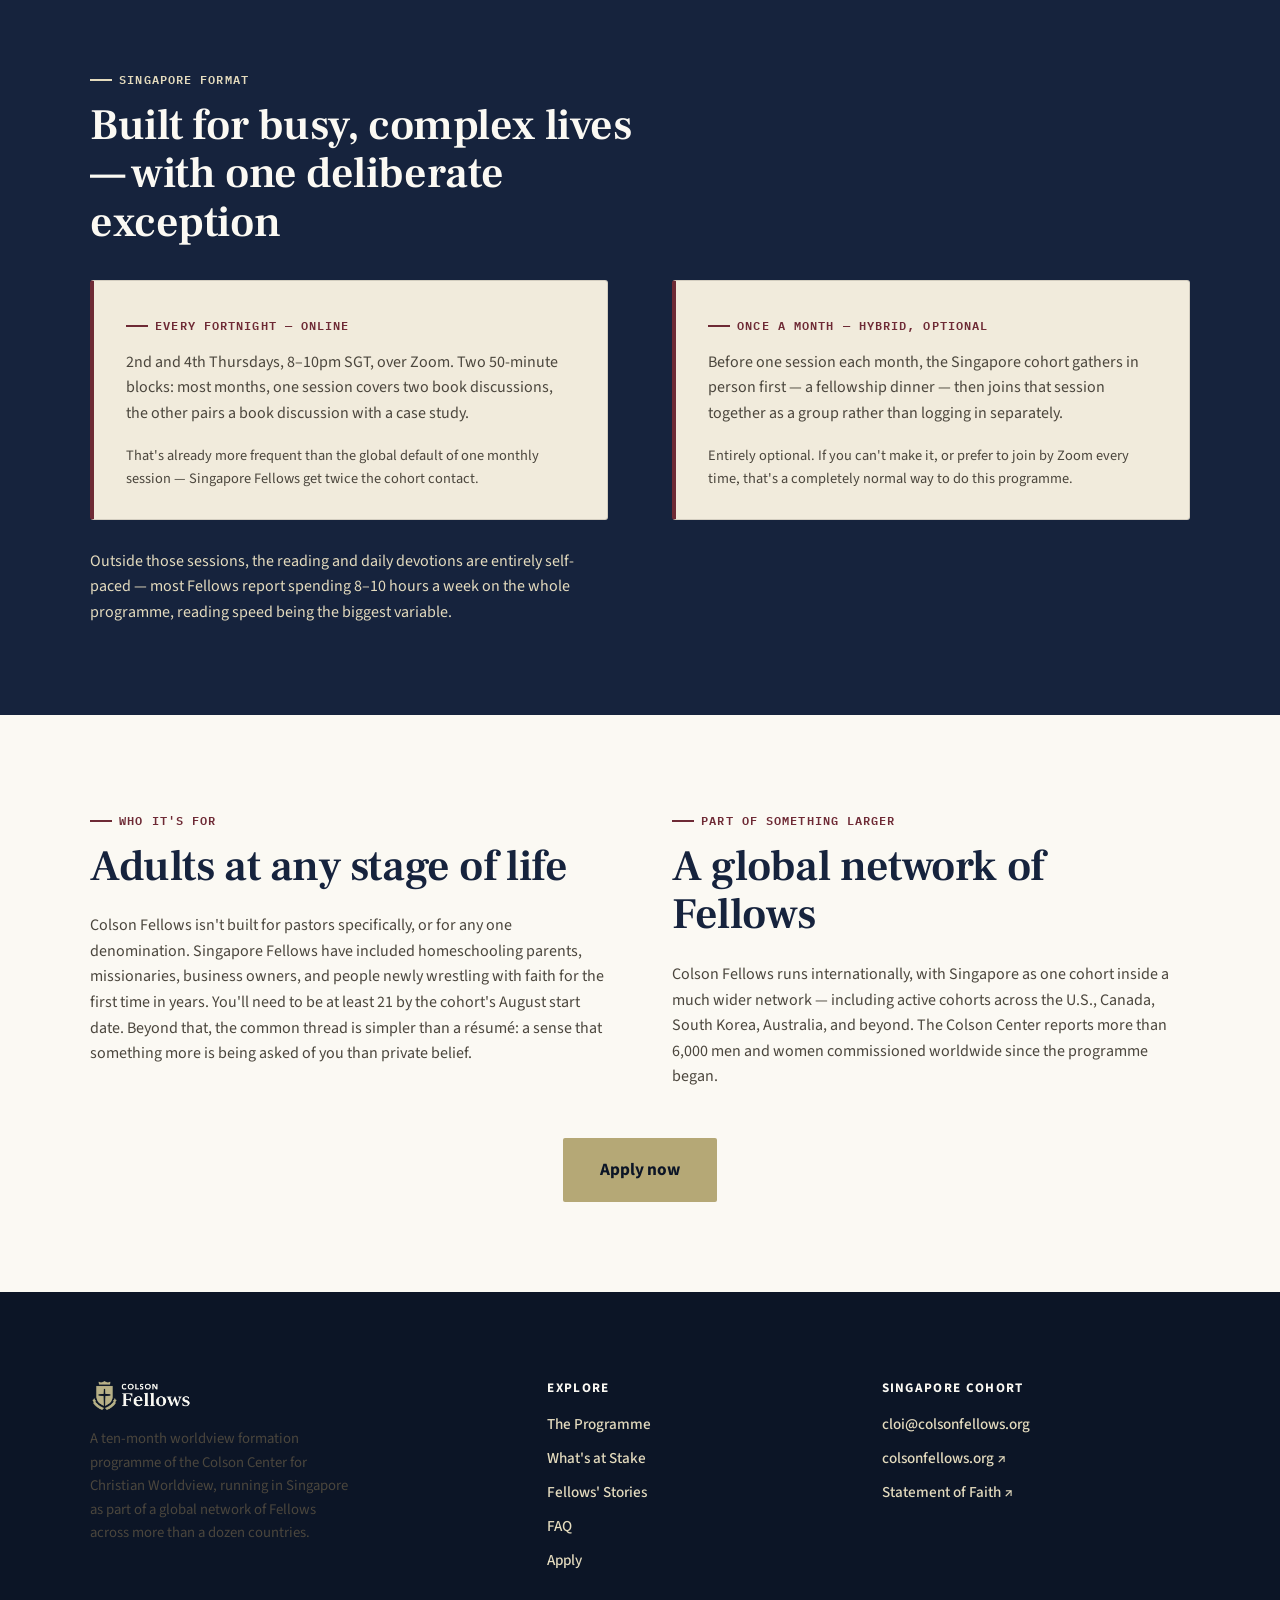
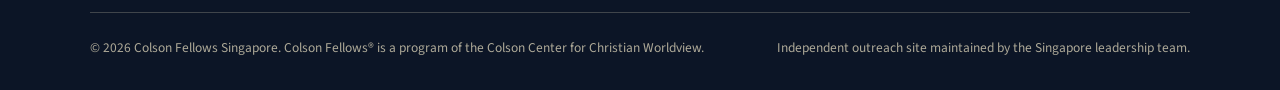
<file: program.html>
<!DOCTYPE html>
<html lang="en">
<head>
<!-- Google tag (gtag.js) -->
<script async src="https://www.googletagmanager.com/gtag/js?id=G-824D1MDPBS"></script>
<script>
  window.dataLayer = window.dataLayer || [];
  function gtag(){dataLayer.push(arguments);}
  gtag('js', new Date());
  gtag('config', 'G-824D1MDPBS');
</script>

<meta charset="UTF-8">
<meta name="viewport" content="width=device-width, initial-scale=1.0">
<title>The Programme — Colson Fellows Singapore</title>
<meta name="description" content="What Colson Fellows actually is: the biblical story of Creation, Fall, Redemption, Restoration, a curated reading list, fortnightly cohort discussion, a Teaching Practicum, and Commissioning.">
<link rel="icon" type="image/png" sizes="16x16" href="images/favicon-16.png">
<link rel="icon" type="image/png" sizes="32x32" href="images/favicon-32.png">
<link rel="apple-touch-icon" href="images/favicon-180.png">
<link rel="stylesheet" href="css/style.css">
</head>
<body>

<div class="utility-bar">
  <span data-before-deadline>Applications for the <span data-field="cohortLabel">2026–2027</span> cohort — priority deadline <strong data-field="applicationDeadline">31 July 2026</strong> — <a href="apply.html">apply now →</a></span>
  <span data-after-deadline>Applications for the <span data-field="cohortLabel">2026–2027</span> cohort are still open — <a href="apply.html">apply now →</a></span>
</div>

<header class="site">
  <div class="site-nav">
    <a href="index.html" class="brand">
      <img src="images/logo-dark.webp" alt="Colson Fellows">
      <span class="brand-region">Singapore</span>
    </a>
        <nav class="primary" id="primary-nav">
      <a href="program.html" aria-current="page">The Programme</a>
      <a href="why.html">What's at Stake</a>
      <a href="stories.html">Stories</a>
      <a href="faq.html">FAQ</a>
    </nav>
    <div class="nav-actions">
      <a href="apply.html" class="btn-apply-nav">Apply</a>
      <button class="nav-toggle" aria-label="Toggle navigation" aria-expanded="false">Menu</button>
    </div>
  </div>
</header>

<main>

  <section class="hero" style="padding-bottom: 3rem;">
    <svg class="hero-crest" viewBox="0 0 200 240" xmlns="http://www.w3.org/2000/svg" aria-hidden="true" focusable="false">
      <path d="M50 40 L60 20 L75 35 L100 15 L125 35 L140 20 L150 40 L150 50 L50 50 Z" fill="none" stroke="#B5A876" stroke-width="3"/>
      <path d="M40 55 L160 55 L160 140 Q160 190 100 220 Q40 190 40 140 Z" fill="none" stroke="#B5A876" stroke-width="3"/>
      <path d="M100 75 L100 190 M65 110 L135 110" stroke="#B5A876" stroke-width="4" stroke-linecap="round"/>
    </svg>
    <div class="wrap">
      <p class="eyebrow">The Programme</p>
      <h1 style="max-width:22ch;">Not more information. Formation.</h1>
      <p class="lede">Colson Fellows resists a common mistake thoughtful Christians make: treating knowledge as the same thing as formation. The goal isn't a well-informed Christian. It's a well-formed one — someone whose habits, loves, and instincts have actually been shaped by what they say they believe.</p>
    </div>
  </section>

  <section class="on-cream">
    <div class="wrap">
      <p class="eyebrow">The framework</p>
      <h2 style="max-width:22ch;">One Story, told in four movements</h2>
      <p class="lede" style="max-width:64ch;">Every session, every book, every case study returns to the same frame — commonly shortened to <strong>CFRR</strong>. It's not a doctrine to memorise. It's the lens Fellows are trained to read everything else through.</p>
      <div class="grid grid-4" style="margin-top:2.5rem;">
        <div class="card">
          <span class="tag" style="margin-bottom:0.9rem; display:inline-block;">01</span>
          <h3>Creation</h3>
          <p>The world, and every person in it, was made — on purpose, and for good.</p>
        </div>
        <div class="card">
          <span class="tag" style="margin-bottom:0.9rem; display:inline-block;">02</span>
          <h3>Fall</h3>
          <p>Something is genuinely wrong — not just "out there," but in the ordinary texture of every life.</p>
        </div>
        <div class="card">
          <span class="tag" style="margin-bottom:0.9rem; display:inline-block;">03</span>
          <h3>Redemption</h3>
          <p>Christ's reign is not a private rescue. It reaches into work, culture, and public life.</p>
        </div>
        <div class="card">
          <span class="tag" style="margin-bottom:0.9rem; display:inline-block;">04</span>
          <h3>Restoration</h3>
          <p>History is going somewhere — and Fellows are trained to live now as citizens of where it's headed.</p>
        </div>
      </div>
    </div>
  </section>

  <section class="on-navy">
    <div class="wrap">
      <p class="eyebrow">What it actually does</p>
      <h2 style="max-width:22ch;">Six things Fellows describe changing</h2>
      <p class="lede" style="max-width:60ch;">Different Fellows arrive for different reasons. These aren't sequential steps — they're what tends to shift, all at once, over ten months.</p>
      <div class="grid grid-3" style="margin-top:2.5rem;">
        <div class="card" style="background:var(--navy-mid); border-color:var(--line-on-navy);">
          <h3 style="color:var(--cream);">See clearly</h3>
          <p style="color:var(--gold-light);">Recover the full biblical story, and learn to name the competing worldviews — naturalism, consumerism, expressive individualism — running quietly underneath daily life.</p>
        </div>
        <div class="card" style="background:var(--navy-mid); border-color:var(--line-on-navy);">
          <h3 style="color:var(--cream);">Live it on Monday</h3>
          <p style="color:var(--gold-light);">Move faith out of the private sphere. "It wasn't a lack of faith," one Fellow said of the gap she felt — "it was a lack of language." The programme builds the framework, not just the feeling.</p>
        </div>
        <div class="card" style="background:var(--navy-mid); border-color:var(--line-on-navy);">
          <h3 style="color:var(--cream);">Say why, without fear</h3>
          <p style="color:var(--gold-light);">Several Fellows connect this directly to 1 Peter 3:15 — always ready to give a reasoned account of your hope. Not a debate-club trick. A settled, unhurried confidence.</p>
        </div>
        <div class="card" style="background:var(--navy-mid); border-color:var(--line-on-navy);">
          <h3 style="color:var(--cream);">Sharpen together</h3>
          <p style="color:var(--gold-light);">Formation doesn't happen alone. Fellows call their cohort discussions "huddles" — a space, as one put it, to "congregate and spar as iron sharpens iron."</p>
        </div>
        <div class="card" style="background:var(--navy-mid); border-color:var(--line-on-navy);">
          <h3 style="color:var(--cream);">Find your particular calling</h3>
          <p style="color:var(--gold-light);">The final quarter is deliberately practical: a Personal Mission Plan for your own gifting and sphere of influence — not a generic call to "do more."</p>
        </div>
        <div class="card" style="background:var(--navy-mid); border-color:var(--line-on-navy);">
          <h3 style="color:var(--cream);">Hold a durable hope</h3>
          <p style="color:var(--gold-light);">Not optimism about how the culture is trending. Confidence rooted somewhere that doesn't move when the headlines do.</p>
        </div>
      </div>
    </div>
  </section>

  <section class="on-cream">
    <div class="wrap two-col">
      <div>
        <p class="eyebrow">Curriculum</p>
        <h2>What you'll actually read</h2>
        <p>Fellows work through roughly a dozen books over ten months, reviewed and updated annually to stay current. A sample of the foundational titles:</p>
        <ul class="book-list" style="margin-top:1.5rem;">
          <li>Mere Christianity <span class="author">— C.S. Lewis</span></li>
          <li>Knowing God <span class="author">— J.I. Packer</span></li>
          <li>How Now Shall We Live? <span class="author">— Charles Colson &amp; Nancy Pearcey</span></li>
          <li>Restoring All Things <span class="author">— Warren Cole Smith</span></li>
          <li>Man's Search for Meaning <span class="author">— Viktor Frankl</span></li>
        </ul>
        <p style="margin-top:1.2rem; font-size:0.92rem; color:var(--ink-faint);">The full list, and how it's applied through Singapore-specific case studies, is confirmed with the leadership team ahead of each cohort.</p>
      </div>
      <div>
        <p class="eyebrow">Alongside the reading</p>
        <ul class="list-check">
          <li><strong>Daily devotions</strong> via an online learning platform — readings, short devotionals, and video.</li>
          <li><strong>Two live webinars a month</strong> with the books' own authors and other Christian thinkers, recordings available if you miss one.</li>
          <li><strong>Fortnightly cohort discussion</strong> — most months, one session on two books, one session pairing a book with a live case study.</li>
          <li><strong>A Teaching Practicum</strong> in the second half — you lead a short worldview overview for a real group. It's assessed on faithful presence, not content mastery.</li>
          <li><strong>A Personal Mission Plan</strong>, developed in the final quarter, applying everything to your own calling.</li>
          <li><strong>Commissioning</strong>, not graduation, on completion.</li>
        </ul>
      </div>
    </div>
  </section>

  <section class="on-navy">
    <div class="wrap">
      <p class="eyebrow">Singapore format</p>
      <h2 style="max-width:22ch;">Built for busy, complex lives — with one deliberate exception</h2>
      <div class="two-col" style="margin-top:2rem; align-items:stretch;">
        <div class="format-box">
          <p class="eyebrow" style="margin-bottom:0.9rem;">Every fortnight — online</p>
          <p>2nd and 4th Thursdays, 8–10pm SGT, over Zoom. Two 50-minute blocks: most months, one session covers two book discussions, the other pairs a book discussion with a case study.</p>
          <p style="margin-top:1rem; font-size:0.9rem;">That's already more frequent than the global default of one monthly session — Singapore Fellows get twice the cohort contact.</p>
        </div>
        <div class="format-box">
          <p class="eyebrow" style="margin-bottom:0.9rem;">Once a month — hybrid, optional</p>
          <p>Before one session each month, the Singapore cohort gathers in person first — a fellowship dinner — then joins that session together as a group rather than logging in separately.</p>
          <p style="margin-top:1rem; font-size:0.9rem;">Entirely optional. If you can't make it, or prefer to join by Zoom every time, that's a completely normal way to do this programme.</p>
        </div>
      </div>
      <p style="color:var(--gold-light); margin-top:1.8rem; max-width:64ch;">Outside those sessions, the reading and daily devotions are entirely self-paced — most Fellows report spending 8–10 hours a week on the whole programme, reading speed being the biggest variable.</p>
    </div>
  </section>

  <section class="on-cream">
    <div class="wrap">
      <div class="two-col">
        <div>
          <p class="eyebrow">Who it's for</p>
          <h2>Adults at any stage of life</h2>
          <p>Colson Fellows isn't built for pastors specifically, or for any one denomination. Singapore Fellows have included homeschooling parents, missionaries, business owners, and people newly wrestling with faith for the first time in years. You'll need to be at least 21 by the cohort's August start date. Beyond that, the common thread is simpler than a résumé: a sense that something more is being asked of you than private belief.</p>
        </div>
        <div>
          <p class="eyebrow">Part of something larger</p>
          <h2>A global network of Fellows</h2>
          <p>Colson Fellows runs internationally, with Singapore as one cohort inside a much wider network — including active cohorts across the U.S., Canada, South Korea, Australia, and beyond. The Colson Center reports more than 6,000 men and women commissioned worldwide since the programme began.</p>
        </div>
      </div>
      <div class="center" style="margin-top:3rem;">
        <a href="apply.html" class="btn btn-gold btn-lg">Apply now</a>
      </div>
    </div>
  </section>

</main>

<footer class="site">
  <div class="wrap">
    <div class="foot-grid">
      <div>
        <a href="index.html" class="brand"><img src="images/logo-dark.webp" alt="Colson Fellows"></a>
        <p style="max-width:38ch; font-size:0.92rem;">A ten-month worldview formation programme of the Colson Center for Christian Worldview, running in Singapore as part of a global network of Fellows across more than a dozen countries.</p>
      </div>
      <div>
        <h4>Explore</h4>
        <ul>
          <li><a href="program.html">The Programme</a></li>
          <li><a href="why.html">What's at Stake</a></li>
          <li><a href="stories.html">Fellows' Stories</a></li>
          <li><a href="faq.html">FAQ</a></li>
          <li><a href="apply.html">Apply</a></li>
        </ul>
      </div>
      <div>
        <h4>Singapore Cohort</h4>
        <ul>
          <li><a href="mailto:cloi@colsonfellows.org">cloi@colsonfellows.org</a></li>
          <li><a href="https://www.colsonfellows.org" target="_blank" rel="noopener">colsonfellows.org ↗</a></li>
          <li><a href="https://www.colsonfellows.org/statement-of-faith/" target="_blank" rel="noopener">Statement of Faith ↗</a></li>
        </ul>
      </div>
    </div>
    <div class="fine">
      <span>&copy; 2026 Colson Fellows Singapore. Colson Fellows&reg; is a program of the Colson Center for Christian Worldview.</span>
      <span>Independent outreach site maintained by the Singapore leadership team.</span>
    </div>
  </div>
</footer>

<script src="js/config.js"></script>
<script src="js/main.js"></script>
</body>
</html>
</file>
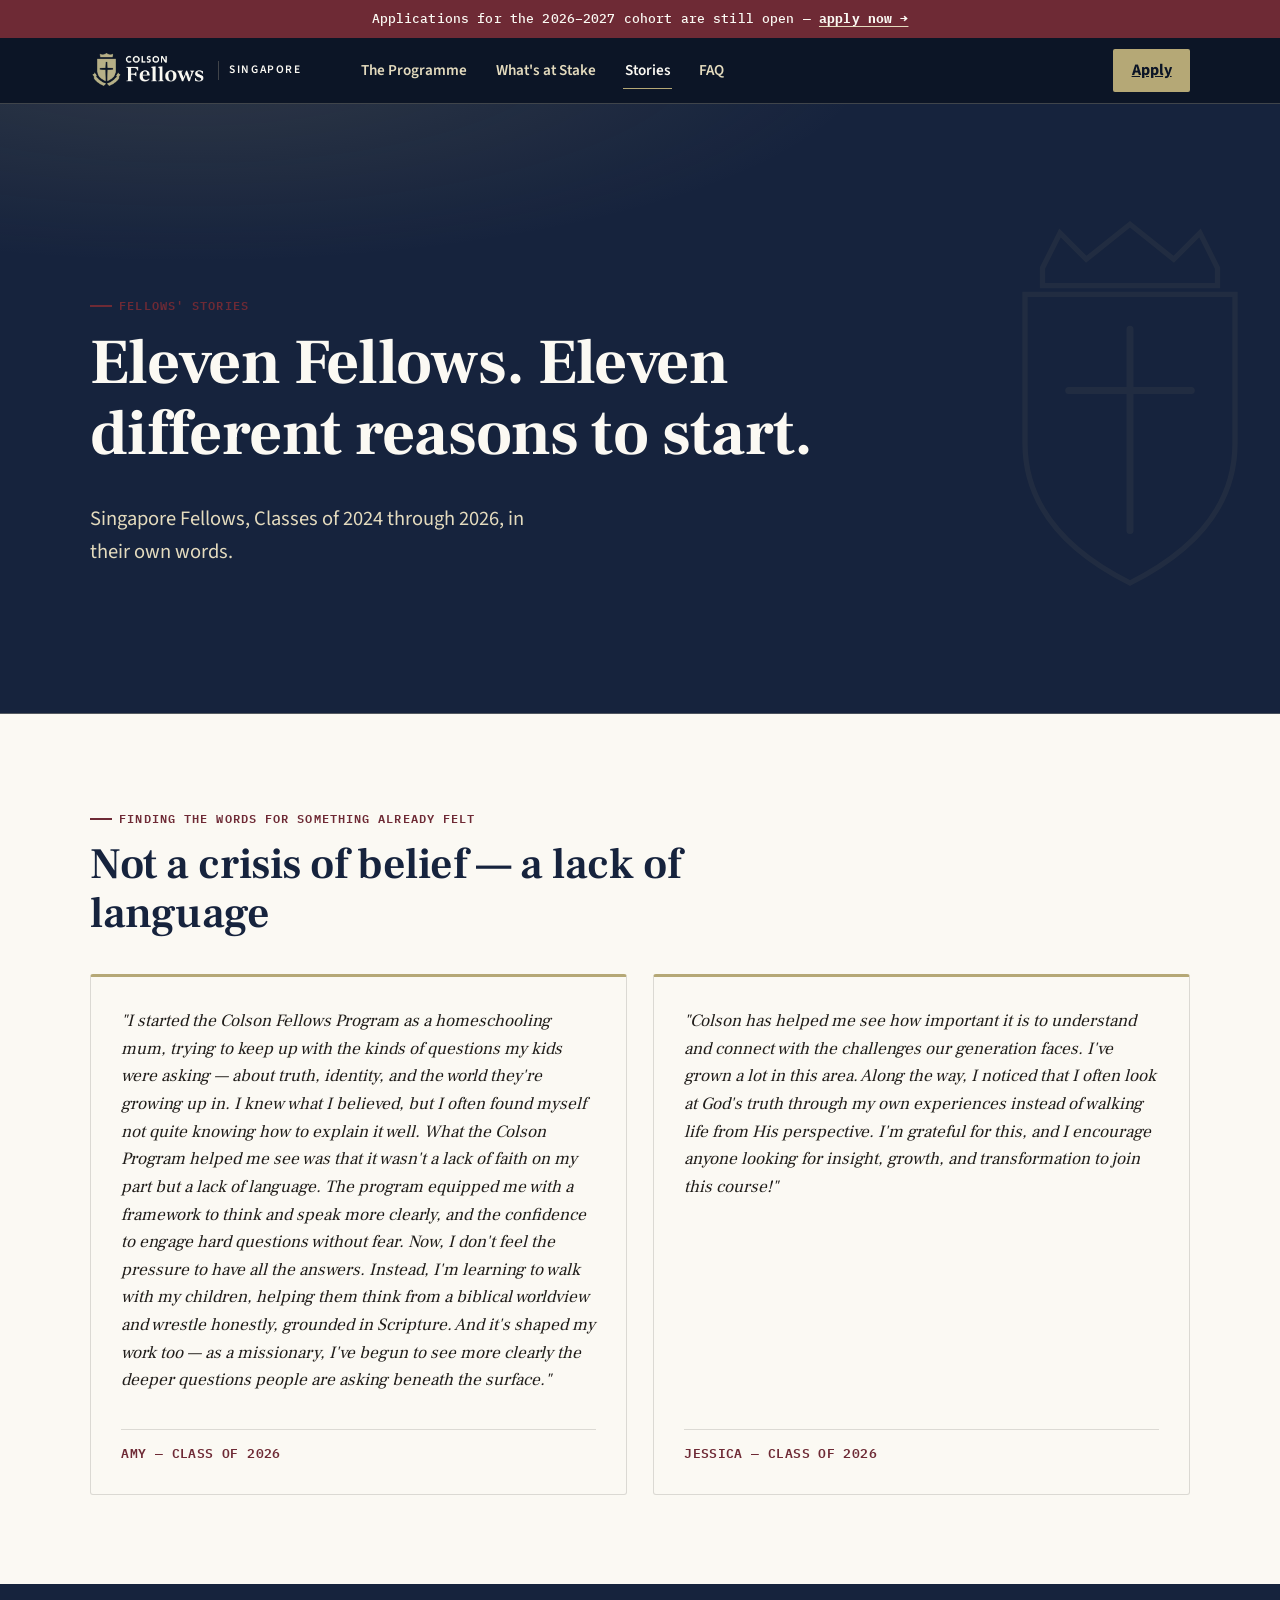
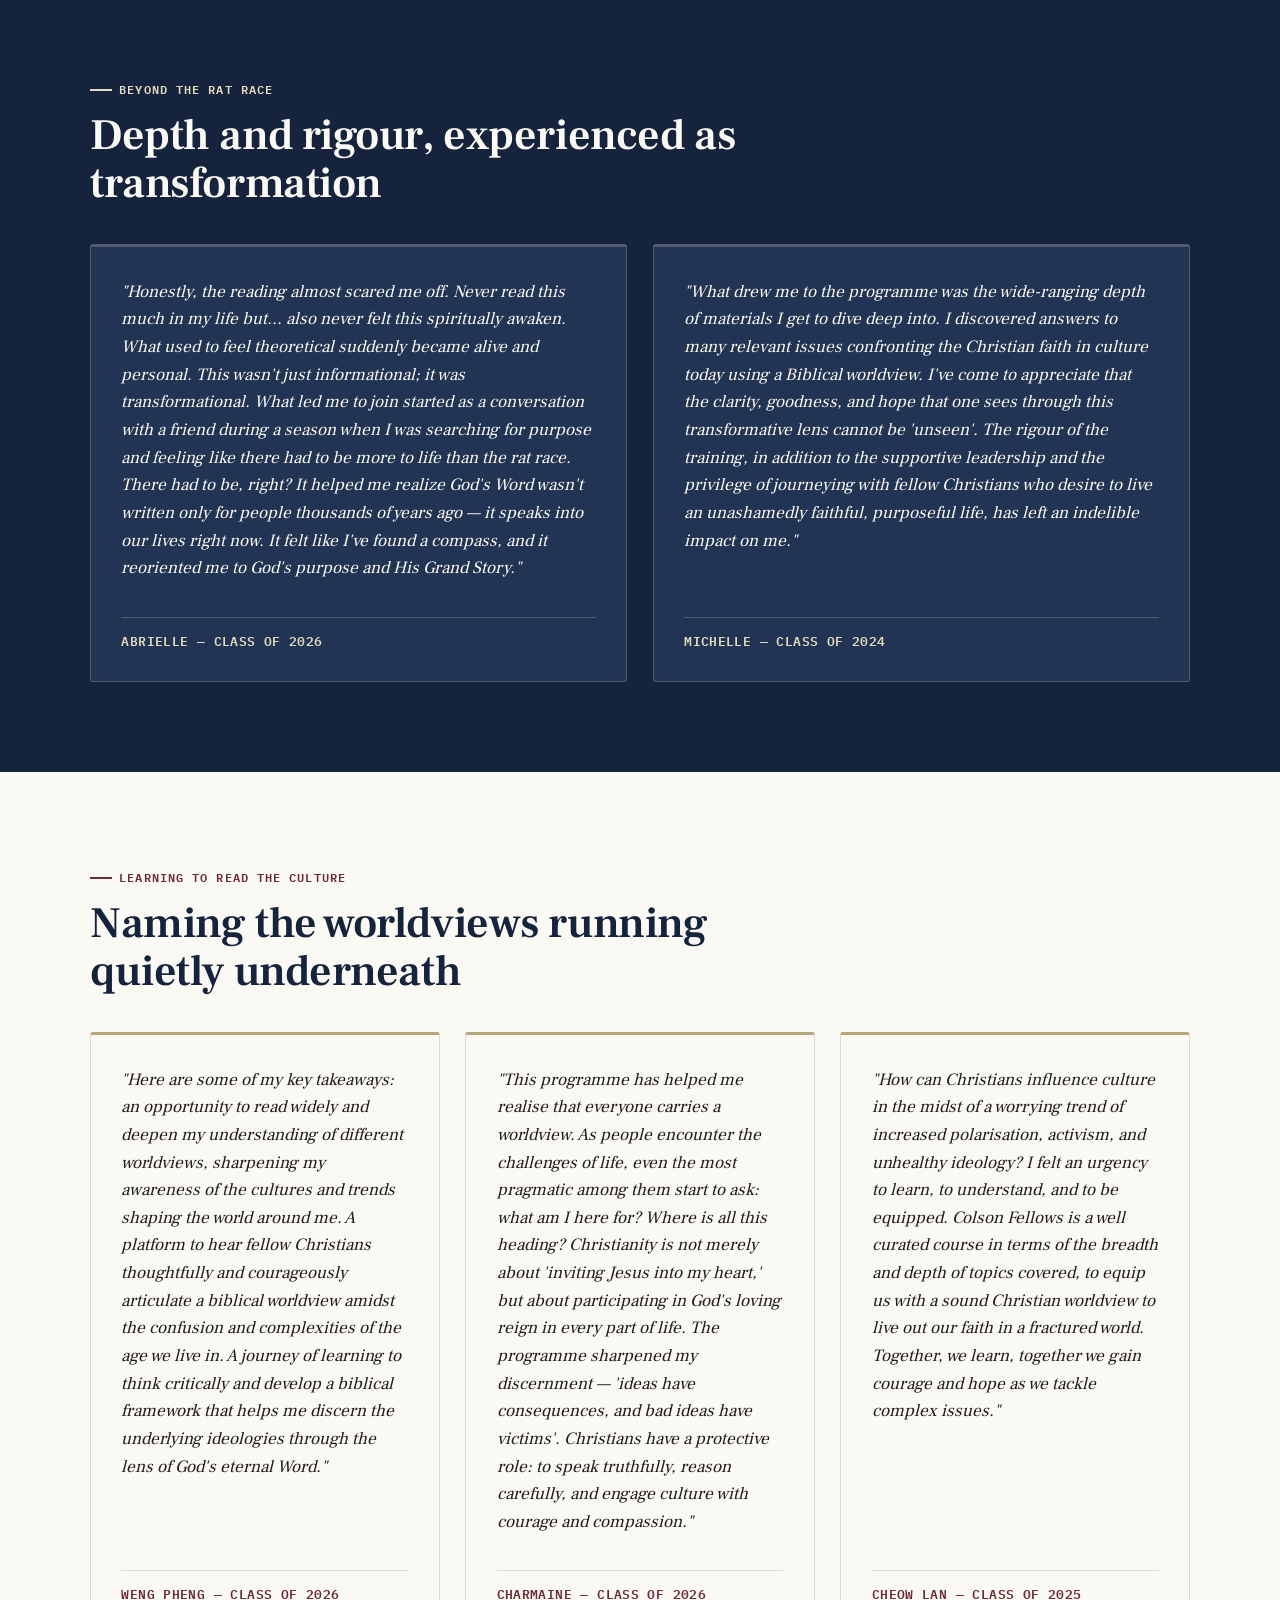
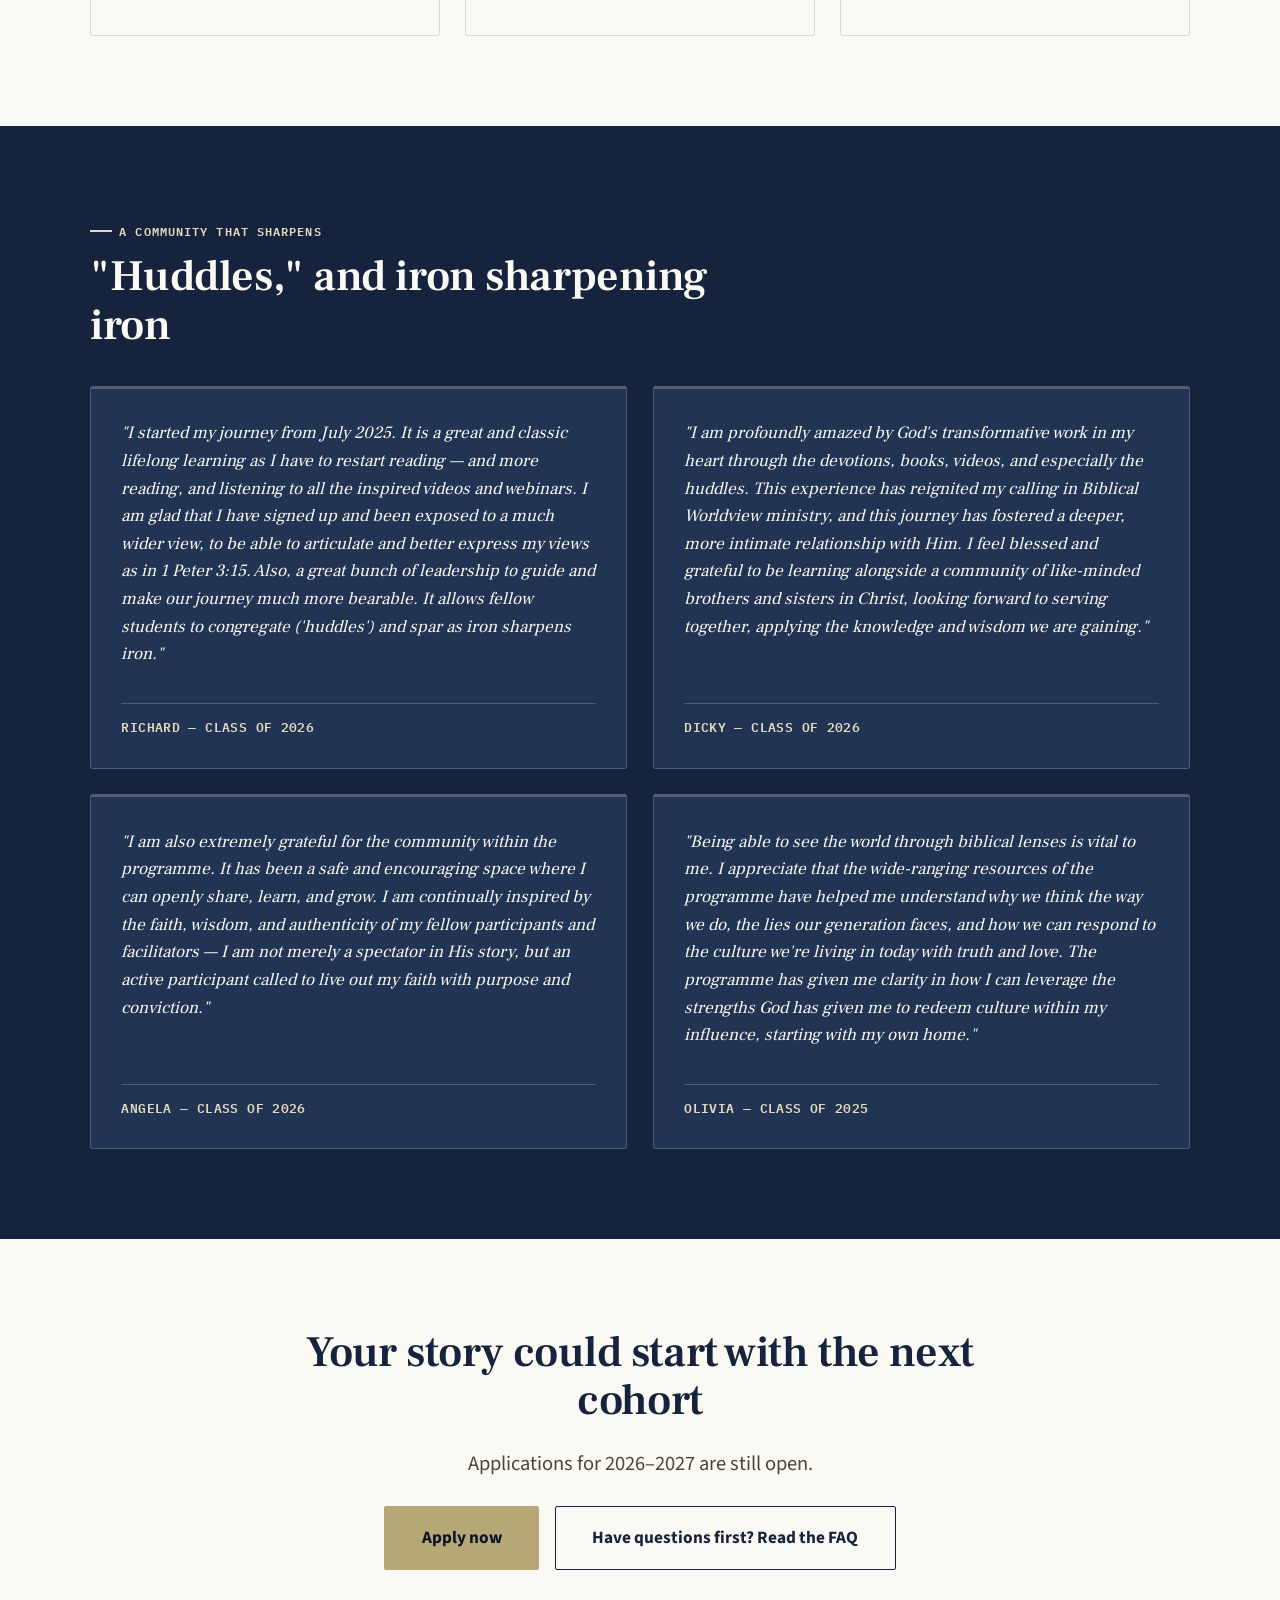
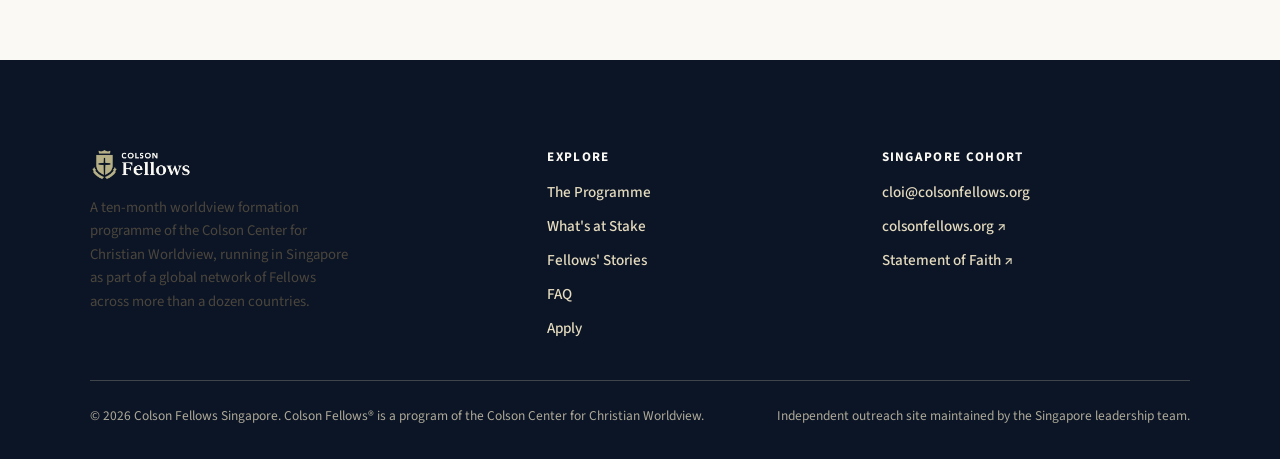
<file: stories.html>
<!DOCTYPE html>
<html lang="en">
<head>
<!-- Google tag (gtag.js) -->
<script async src="https://www.googletagmanager.com/gtag/js?id=G-824D1MDPBS"></script>
<script>
  window.dataLayer = window.dataLayer || [];
  function gtag(){dataLayer.push(arguments);}
  gtag('js', new Date());
  gtag('config', 'G-824D1MDPBS');
</script>

<meta charset="UTF-8">
<meta name="viewport" content="width=device-width, initial-scale=1.0">
<title>Fellows' Stories — Colson Fellows Singapore</title>
<meta name="description" content="What Singapore Fellows actually say about the programme, in their own words.">
<link rel="icon" type="image/png" sizes="16x16" href="images/favicon-16.png">
<link rel="icon" type="image/png" sizes="32x32" href="images/favicon-32.png">
<link rel="apple-touch-icon" href="images/favicon-180.png">
<link rel="stylesheet" href="css/style.css">
</head>
<body>

<div class="utility-bar">
  <span data-before-deadline>Applications for the <span data-field="cohortLabel">2026–2027</span> cohort — priority deadline <strong data-field="applicationDeadline">31 July 2026</strong> — <a href="apply.html">apply now →</a></span>
  <span data-after-deadline>Applications for the <span data-field="cohortLabel">2026–2027</span> cohort are still open — <a href="apply.html">apply now →</a></span>
</div>

<header class="site">
  <div class="site-nav">
    <a href="index.html" class="brand">
      <img src="images/logo-dark.webp" alt="Colson Fellows">
      <span class="brand-region">Singapore</span>
    </a>
    <nav class="primary" id="primary-nav">
      <a href="program.html">The Programme</a>
      <a href="why.html">What's at Stake</a>
      <a href="stories.html" aria-current="page">Stories</a>
      <a href="faq.html">FAQ</a>
    </nav>
    <div class="nav-actions">
      <a href="apply.html" class="btn-apply-nav">Apply</a>
      <button class="nav-toggle" aria-label="Toggle navigation" aria-expanded="false">Menu</button>
    </div>
  </div>
</header>

<main>

  <section class="hero" style="padding-bottom:3rem;">
    <svg class="hero-crest" viewBox="0 0 200 240" xmlns="http://www.w3.org/2000/svg" aria-hidden="true" focusable="false">
      <path d="M50 40 L60 20 L75 35 L100 15 L125 35 L140 20 L150 40 L150 50 L50 50 Z" fill="none" stroke="#B5A876" stroke-width="3"/>
      <path d="M40 55 L160 55 L160 140 Q160 190 100 220 Q40 190 40 140 Z" fill="none" stroke="#B5A876" stroke-width="3"/>
      <path d="M100 75 L100 190 M65 110 L135 110" stroke="#B5A876" stroke-width="4" stroke-linecap="round"/>
    </svg>
    <div class="wrap">
      <p class="eyebrow">Fellows' Stories</p>
      <h1 style="max-width:20ch;">Eleven Fellows. Eleven different reasons to start.</h1>
      <p class="lede">Singapore Fellows, Classes of 2024 through 2026, in their own words.</p>
    </div>
  </section>

  <section class="on-cream">
    <div class="wrap">
      <p class="eyebrow">Finding the words for something already felt</p>
      <h2 style="max-width:26ch; margin-bottom:2.2rem;">Not a crisis of belief — a lack of language</h2>
      <div class="grid grid-2">
        <div class="testimonial">
          <p class="quote">"I started the Colson Fellows Program as a homeschooling mum, trying to keep up with the kinds of questions my kids were asking — about truth, identity, and the world they're growing up in. I knew what I believed, but I often found myself not quite knowing how to explain it well. What the Colson Program helped me see was that it wasn't a lack of faith on my part but a lack of language. The program equipped me with a framework to think and speak more clearly, and the confidence to engage hard questions without fear. Now, I don't feel the pressure to have all the answers. Instead, I'm learning to walk with my children, helping them think from a biblical worldview and wrestle honestly, grounded in Scripture. And it's shaped my work too — as a missionary, I've begun to see more clearly the deeper questions people are asking beneath the surface."</p>
          <p class="who">Amy — Class of 2026</p>
        </div>
        <div class="testimonial">
          <p class="quote">"Colson has helped me see how important it is to understand and connect with the challenges our generation faces. I've grown a lot in this area. Along the way, I noticed that I often look at God's truth through my own experiences instead of walking life from His perspective. I'm grateful for this, and I encourage anyone looking for insight, growth, and transformation to join this course!"</p>
          <p class="who">Jessica — Class of 2026</p>
        </div>
      </div>
    </div>
  </section>

  <section class="on-navy">
    <div class="wrap">
      <p class="eyebrow">Beyond the rat race</p>
      <h2 style="max-width:26ch; margin-bottom:2.2rem;">Depth and rigour, experienced as transformation</h2>
      <div class="grid grid-2">
        <div class="testimonial on-dark">
          <p class="quote">"Honestly, the reading almost scared me off. Never read this much in my life but... also never felt this spiritually awaken. What used to feel theoretical suddenly became alive and personal. This wasn't just informational; it was transformational. What led me to join started as a conversation with a friend during a season when I was searching for purpose and feeling like there had to be more to life than the rat race. There had to be, right? It helped me realize God's Word wasn't written only for people thousands of years ago — it speaks into our lives right now. It felt like I've found a compass, and it reoriented me to God's purpose and His Grand Story."</p>
          <p class="who">Abrielle — Class of 2026</p>
        </div>
        <div class="testimonial on-dark">
          <p class="quote">"What drew me to the programme was the wide-ranging depth of materials I get to dive deep into. I discovered answers to many relevant issues confronting the Christian faith in culture today using a Biblical worldview. I've come to appreciate that the clarity, goodness, and hope that one sees through this transformative lens cannot be 'unseen'. The rigour of the training, in addition to the supportive leadership and the privilege of journeying with fellow Christians who desire to live an unashamedly faithful, purposeful life, has left an indelible impact on me."</p>
          <p class="who">Michelle — Class of 2024</p>
        </div>
      </div>
    </div>
  </section>

  <section class="on-cream">
    <div class="wrap">
      <p class="eyebrow">Learning to read the culture</p>
      <h2 style="max-width:26ch; margin-bottom:2.2rem;">Naming the worldviews running quietly underneath</h2>
      <div class="grid grid-3">
        <div class="testimonial">
          <p class="quote">"Here are some of my key takeaways: an opportunity to read widely and deepen my understanding of different worldviews, sharpening my awareness of the cultures and trends shaping the world around me. A platform to hear fellow Christians thoughtfully and courageously articulate a biblical worldview amidst the confusion and complexities of the age we live in. A journey of learning to think critically and develop a biblical framework that helps me discern the underlying ideologies through the lens of God's eternal Word."</p>
          <p class="who">Weng Pheng — Class of 2026</p>
        </div>
        <div class="testimonial">
          <p class="quote">"This programme has helped me realise that everyone carries a worldview. As people encounter the challenges of life, even the most pragmatic among them start to ask: what am I here for? Where is all this heading? Christianity is not merely about 'inviting Jesus into my heart,' but about participating in God's loving reign in every part of life. The programme sharpened my discernment — 'ideas have consequences, and bad ideas have victims'. Christians have a protective role: to speak truthfully, reason carefully, and engage culture with courage and compassion."</p>
          <p class="who">Charmaine — Class of 2026</p>
        </div>
        <div class="testimonial">
          <p class="quote">"How can Christians influence culture in the midst of a worrying trend of increased polarisation, activism, and unhealthy ideology? I felt an urgency to learn, to understand, and to be equipped. Colson Fellows is a well curated course in terms of the breadth and depth of topics covered, to equip us with a sound Christian worldview to live out our faith in a fractured world. Together, we learn, together we gain courage and hope as we tackle complex issues."</p>
          <p class="who">Cheow Lan — Class of 2025</p>
        </div>
      </div>
    </div>
  </section>

  <section class="on-navy">
    <div class="wrap">
      <p class="eyebrow">A community that sharpens</p>
      <h2 style="max-width:26ch; margin-bottom:2.2rem;">"Huddles," and iron sharpening iron</h2>
      <div class="grid grid-2">
        <div class="testimonial on-dark">
          <p class="quote">"I started my journey from July 2025. It is a great and classic lifelong learning as I have to restart reading — and more reading, and listening to all the inspired videos and webinars. I am glad that I have signed up and been exposed to a much wider view, to be able to articulate and better express my views as in 1 Peter 3:15. Also, a great bunch of leadership to guide and make our journey much more bearable. It allows fellow students to congregate ('huddles') and spar as iron sharpens iron."</p>
          <p class="who">Richard — Class of 2026</p>
        </div>
        <div class="testimonial on-dark">
          <p class="quote">"I am profoundly amazed by God's transformative work in my heart through the devotions, books, videos, and especially the huddles. This experience has reignited my calling in Biblical Worldview ministry, and this journey has fostered a deeper, more intimate relationship with Him. I feel blessed and grateful to be learning alongside a community of like-minded brothers and sisters in Christ, looking forward to serving together, applying the knowledge and wisdom we are gaining."</p>
          <p class="who">Dicky — Class of 2026</p>
        </div>
        <div class="testimonial on-dark">
          <p class="quote">"I am also extremely grateful for the community within the programme. It has been a safe and encouraging space where I can openly share, learn, and grow. I am continually inspired by the faith, wisdom, and authenticity of my fellow participants and facilitators — I am not merely a spectator in His story, but an active participant called to live out my faith with purpose and conviction."</p>
          <p class="who">Angela — Class of 2026</p>
        </div>
        <div class="testimonial on-dark">
          <p class="quote">"Being able to see the world through biblical lenses is vital to me. I appreciate that the wide-ranging resources of the programme have helped me understand why we think the way we do, the lies our generation faces, and how we can respond to the culture we're living in today with truth and love. The programme has given me clarity in how I can leverage the strengths God has given me to redeem culture within my influence, starting with my own home."</p>
          <p class="who">Olivia — Class of 2025</p>
        </div>
      </div>
    </div>
  </section>

  <section class="on-cream center">
    <div class="wrap-narrow">
      <h2>Your story could start with the next cohort</h2>
      <p class="lede">
        <span data-before-deadline>Applications for <span data-field="cohortLabel">2026–2027</span> close <span data-field="applicationDeadline">31 July 2026</span>.</span>
        <span data-after-deadline>Applications for <span data-field="cohortLabel">2026–2027</span> are still open.</span>
      </p>
      <div class="cta-row" style="justify-content:center; margin-top:1.6rem;">
        <a href="apply.html" class="btn btn-gold btn-lg">Apply now</a>
        <a href="faq.html" class="btn btn-outline-navy btn-lg">Have questions first? Read the FAQ</a>
      </div>
    </div>
  </section>

</main>

<footer class="site">
  <div class="wrap">
    <div class="foot-grid">
      <div>
        <a href="index.html" class="brand"><img src="images/logo-dark.webp" alt="Colson Fellows"></a>
        <p style="max-width:38ch; font-size:0.92rem;">A ten-month worldview formation programme of the Colson Center for Christian Worldview, running in Singapore as part of a global network of Fellows across more than a dozen countries.</p>
      </div>
      <div>
        <h4>Explore</h4>
        <ul>
          <li><a href="program.html">The Programme</a></li>
          <li><a href="why.html">What's at Stake</a></li>
          <li><a href="stories.html">Fellows' Stories</a></li>
          <li><a href="faq.html">FAQ</a></li>
          <li><a href="apply.html">Apply</a></li>
        </ul>
      </div>
      <div>
        <h4>Singapore Cohort</h4>
        <ul>
          <li><a href="mailto:cloi@colsonfellows.org">cloi@colsonfellows.org</a></li>
          <li><a href="https://www.colsonfellows.org" target="_blank" rel="noopener">colsonfellows.org ↗</a></li>
          <li><a href="https://www.colsonfellows.org/statement-of-faith/" target="_blank" rel="noopener">Statement of Faith ↗</a></li>
        </ul>
      </div>
    </div>
    <div class="fine">
      <span>&copy; 2026 Colson Fellows Singapore. Colson Fellows&reg; is a program of the Colson Center for Christian Worldview.</span>
      <span>Independent outreach site maintained by the Singapore leadership team.</span>
    </div>
  </div>
</footer>

<script src="js/config.js"></script>
<script src="js/main.js"></script>
</body>
</html>
</file>
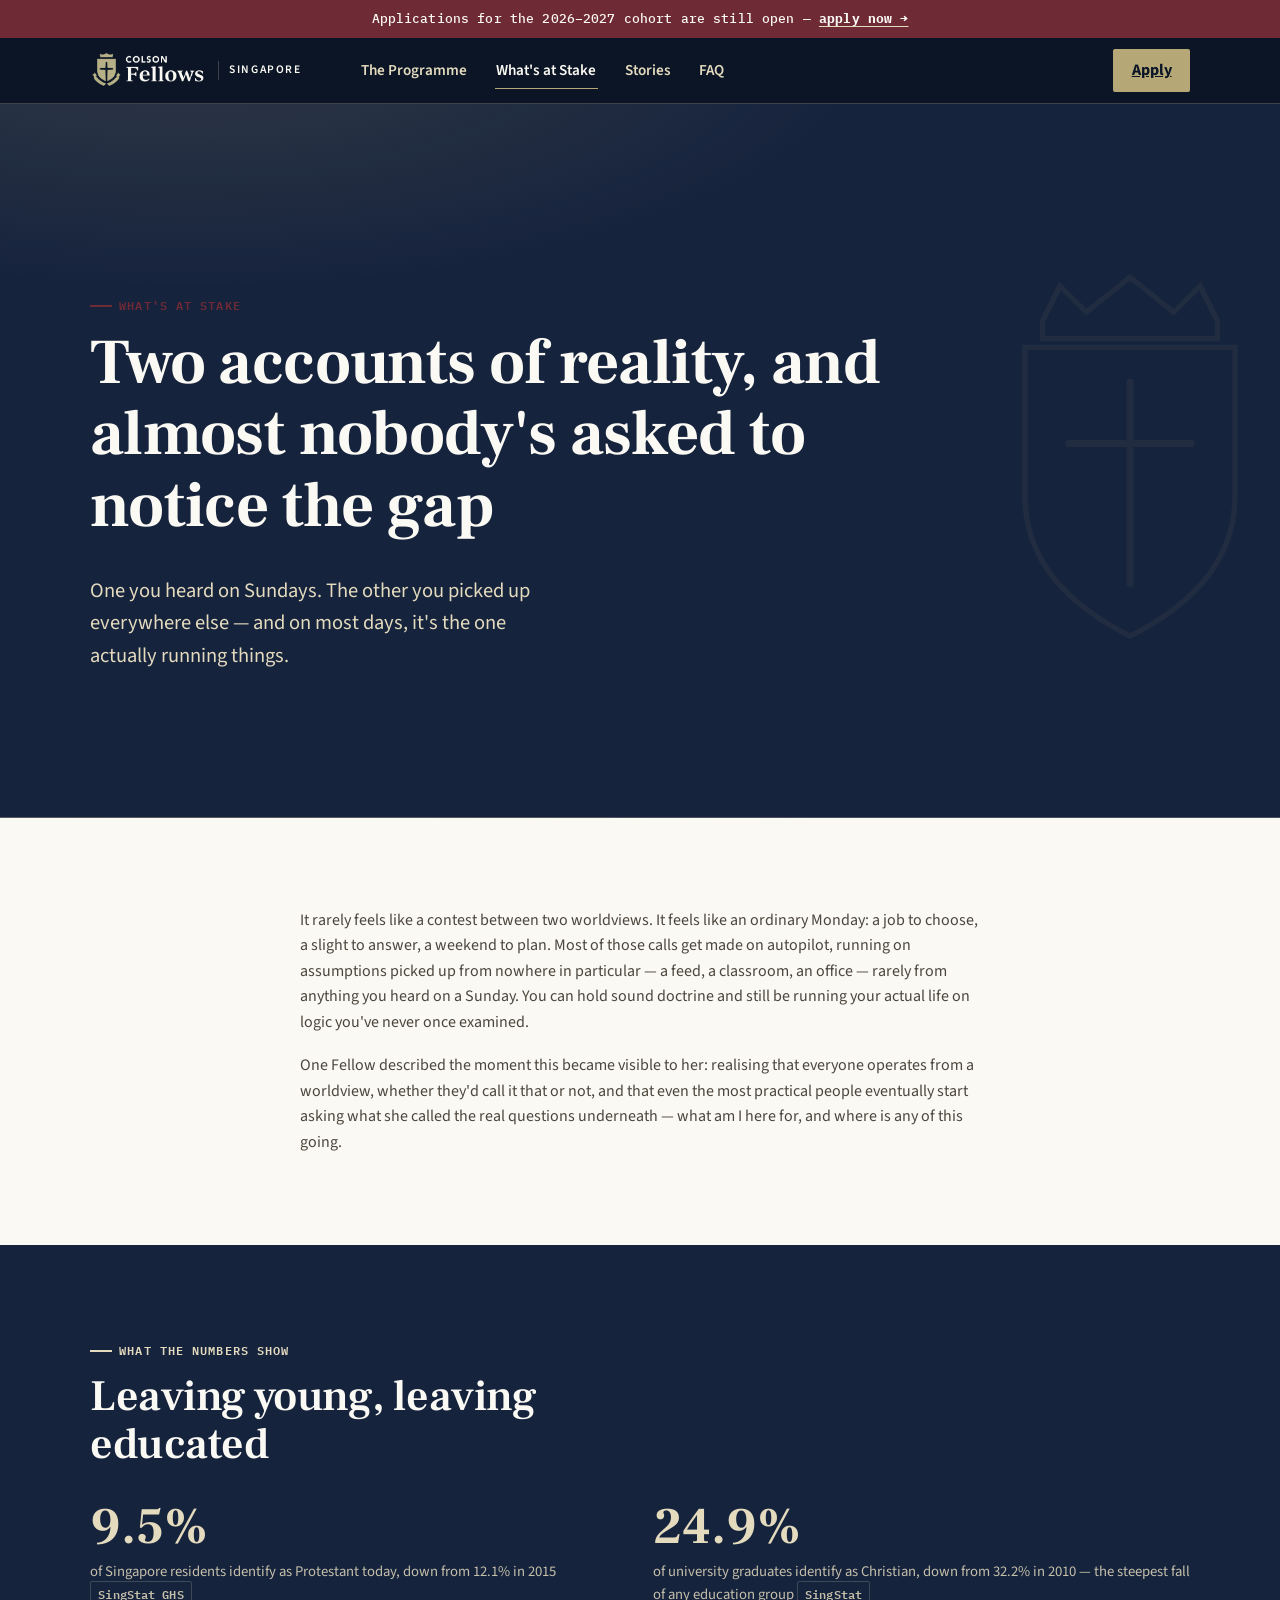
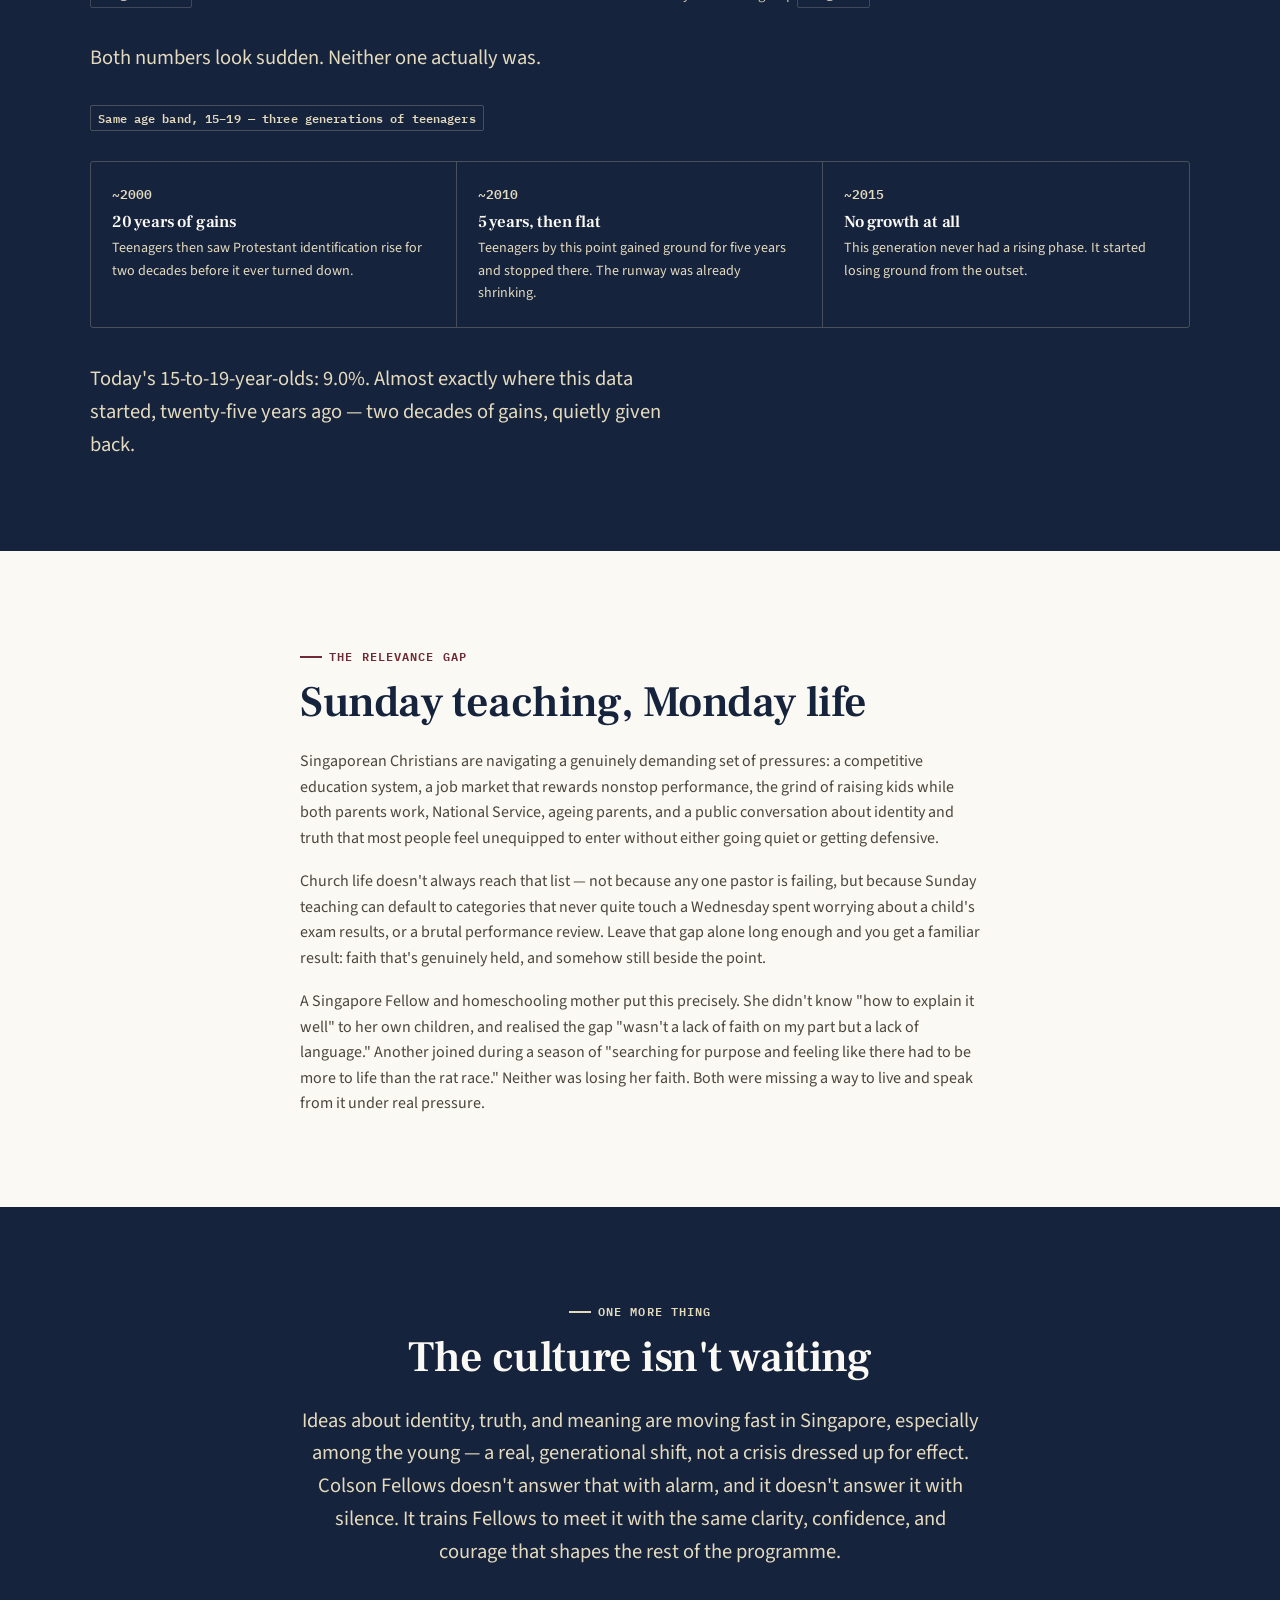
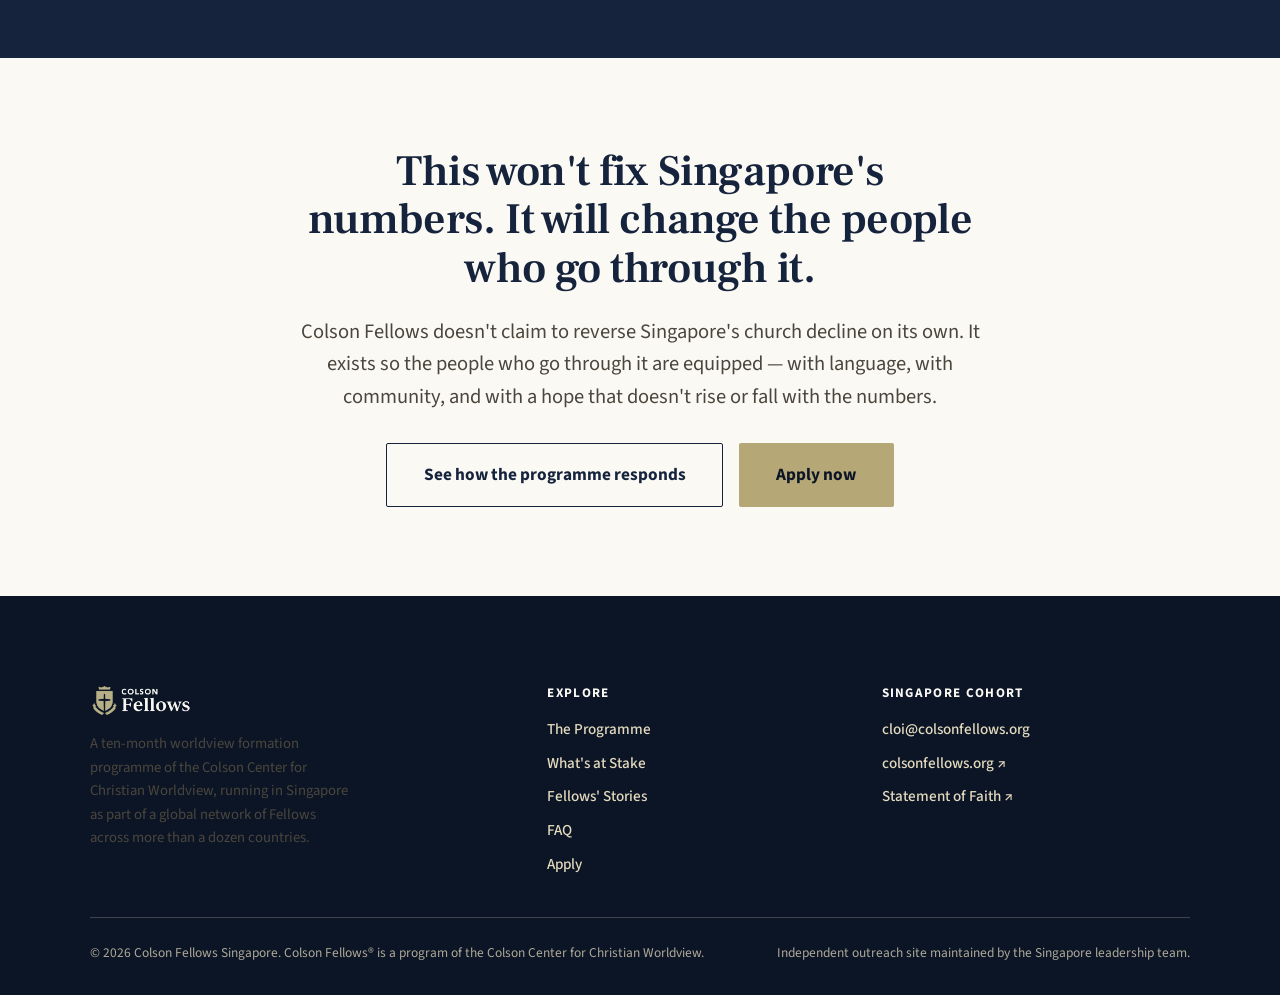
<file: why.html>
<!DOCTYPE html>
<html lang="en">
<head>
<!-- Google tag (gtag.js) -->
<script async src="https://www.googletagmanager.com/gtag/js?id=G-824D1MDPBS"></script>
<script>
  window.dataLayer = window.dataLayer || [];
  function gtag(){dataLayer.push(arguments);}
  gtag('js', new Date());
  gtag('config', 'G-824D1MDPBS');
</script>

<meta charset="UTF-8">
<meta name="viewport" content="width=device-width, initial-scale=1.0">
<title>What's at Stake — Colson Fellows Singapore</title>
<meta name="description" content="What's actually happening to faith among Singapore's young and educated, and the gap between what's believed and how it's lived.">
<link rel="icon" type="image/png" sizes="16x16" href="images/favicon-16.png">
<link rel="icon" type="image/png" sizes="32x32" href="images/favicon-32.png">
<link rel="apple-touch-icon" href="images/favicon-180.png">
<link rel="stylesheet" href="css/style.css">
</head>
<body>

<div class="utility-bar">
  <span data-before-deadline>Applications for the <span data-field="cohortLabel">2026–2027</span> cohort — priority deadline <strong data-field="applicationDeadline">31 July 2026</strong> — <a href="apply.html">apply now →</a></span>
  <span data-after-deadline>Applications for the <span data-field="cohortLabel">2026–2027</span> cohort are still open — <a href="apply.html">apply now →</a></span>
</div>

<header class="site">
  <div class="site-nav">
    <a href="index.html" class="brand">
      <img src="images/logo-dark.webp" alt="Colson Fellows">
      <span class="brand-region">Singapore</span>
    </a>
    <nav class="primary" id="primary-nav">
      <a href="program.html">The Programme</a>
      <a href="why.html" aria-current="page">What's at Stake</a>
      <a href="stories.html">Stories</a>
      <a href="faq.html">FAQ</a>
    </nav>
    <div class="nav-actions">
      <a href="apply.html" class="btn-apply-nav">Apply</a>
      <button class="nav-toggle" aria-label="Toggle navigation" aria-expanded="false">Menu</button>
    </div>
  </div>
</header>

<main>

  <section class="hero" style="padding-bottom:3rem;">
    <svg class="hero-crest" viewBox="0 0 200 240" xmlns="http://www.w3.org/2000/svg" aria-hidden="true" focusable="false">
      <path d="M50 40 L60 20 L75 35 L100 15 L125 35 L140 20 L150 40 L150 50 L50 50 Z" fill="none" stroke="#B5A876" stroke-width="3"/>
      <path d="M40 55 L160 55 L160 140 Q160 190 100 220 Q40 190 40 140 Z" fill="none" stroke="#B5A876" stroke-width="3"/>
      <path d="M100 75 L100 190 M65 110 L135 110" stroke="#B5A876" stroke-width="4" stroke-linecap="round"/>
    </svg>
    <div class="wrap">
      <p class="eyebrow">What's at Stake</p>
      <h1 style="max-width:22ch;">Two accounts of reality, and almost nobody's asked to notice the gap</h1>
      <p class="lede">One you heard on Sundays. The other you picked up everywhere else — and on most days, it's the one actually running things.</p>
    </div>
  </section>

  <section class="on-cream">
    <div class="wrap-narrow">
      <p>It rarely feels like a contest between two worldviews. It feels like an ordinary Monday: a job to choose, a slight to answer, a weekend to plan. Most of those calls get made on autopilot, running on assumptions picked up from nowhere in particular — a feed, a classroom, an office — rarely from anything you heard on a Sunday. You can hold sound doctrine and still be running your actual life on logic you've never once examined.</p>
      <p>One Fellow described the moment this became visible to her: realising that everyone operates from a worldview, whether they'd call it that or not, and that even the most practical people eventually start asking what she called the real questions underneath — what am I here for, and where is any of this going.</p>
    </div>
  </section>

  <section class="on-navy">
    <div class="wrap">
      <p class="eyebrow">What the numbers show</p>
      <h2 style="max-width:24ch;">Leaving young, leaving educated</h2>

      <div class="stat-row" style="margin-top:2rem;">
        <div class="stat">
          <div class="num">9.5%</div>
          <div class="label">of Singapore residents identify as Protestant today, down from 12.1% in 2015 <span class="tag">SingStat GHS</span></div>
        </div>
        <div class="stat">
          <div class="num">24.9%</div>
          <div class="label">of university graduates identify as Christian, down from 32.2% in 2010 — the steepest fall of any education group <span class="tag">SingStat</span></div>
        </div>
      </div>

      <p class="lede" style="margin-top:2.2rem; max-width:60ch;">Both numbers look sudden. Neither one actually was.</p>

      <p class="tag" style="display:inline-block; margin-top:0.5rem;">Same age band, 15–19 — three generations of teenagers</p>
      <div class="timeline" style="margin-top:1rem;">
        <div class="step">
          <span class="num">~2000</span>
          <h4>20 years of gains</h4>
          <p>Teenagers then saw Protestant identification rise for two decades before it ever turned down.</p>
        </div>
        <div class="step">
          <span class="num">~2010</span>
          <h4>5 years, then flat</h4>
          <p>Teenagers by this point gained ground for five years and stopped there. The runway was already shrinking.</p>
        </div>
        <div class="step">
          <span class="num">~2015</span>
          <h4>No growth at all</h4>
          <p>This generation never had a rising phase. It started losing ground from the outset.</p>
        </div>
      </div>

      <p class="lede" style="margin-top:2.2rem; max-width:60ch;">Today's 15-to-19-year-olds: 9.0%. Almost exactly where this data started, twenty-five years ago — two decades of gains, quietly given back.</p>
    </div>
  </section>

  <section class="on-cream">
    <div class="wrap-narrow">
      <p class="eyebrow">The relevance gap</p>
      <h2>Sunday teaching, Monday life</h2>
      <p>Singaporean Christians are navigating a genuinely demanding set of pressures: a competitive education system, a job market that rewards nonstop performance, the grind of raising kids while both parents work, National Service, ageing parents, and a public conversation about identity and truth that most people feel unequipped to enter without either going quiet or getting defensive.</p>
      <p>Church life doesn't always reach that list — not because any one pastor is failing, but because Sunday teaching can default to categories that never quite touch a Wednesday spent worrying about a child's exam results, or a brutal performance review. Leave that gap alone long enough and you get a familiar result: faith that's genuinely held, and somehow still beside the point.</p>
      <p>A Singapore Fellow and homeschooling mother put this precisely. She didn't know "how to explain it well" to her own children, and realised the gap "wasn't a lack of faith on my part but a lack of language." Another joined during a season of "searching for purpose and feeling like there had to be more to life than the rat race." Neither was losing her faith. Both were missing a way to live and speak from it under real pressure.</p>
    </div>
  </section>

  <section class="on-navy center">
    <div class="wrap-narrow">
      <p class="eyebrow" style="justify-content:center;">One more thing</p>
      <h2>The culture isn't waiting</h2>
      <p class="lede">Ideas about identity, truth, and meaning are moving fast in Singapore, especially among the young — a real, generational shift, not a crisis dressed up for effect. Colson Fellows doesn't answer that with alarm, and it doesn't answer it with silence. It trains Fellows to meet it with the same clarity, confidence, and courage that shapes the rest of the programme.</p>
    </div>
  </section>

  <section class="on-cream center">
    <div class="wrap-narrow">
      <h2>This won't fix Singapore's numbers. It will change the people who go through it.</h2>
      <p class="lede">Colson Fellows doesn't claim to reverse Singapore's church decline on its own. It exists so the people who go through it are equipped — with language, with community, and with a hope that doesn't rise or fall with the numbers.</p>
      <div class="cta-row" style="justify-content:center; margin-top:1.8rem;">
        <a href="program.html" class="btn btn-outline-navy btn-lg">See how the programme responds</a>
        <a href="apply.html" class="btn btn-gold btn-lg">Apply now</a>
      </div>
    </div>
  </section>

</main>

<footer class="site">
  <div class="wrap">
    <div class="foot-grid">
      <div>
        <a href="index.html" class="brand"><img src="images/logo-dark.webp" alt="Colson Fellows"></a>
        <p style="max-width:38ch; font-size:0.92rem;">A ten-month worldview formation programme of the Colson Center for Christian Worldview, running in Singapore as part of a global network of Fellows across more than a dozen countries.</p>
      </div>
      <div>
        <h4>Explore</h4>
        <ul>
          <li><a href="program.html">The Programme</a></li>
          <li><a href="why.html">What's at Stake</a></li>
          <li><a href="stories.html">Fellows' Stories</a></li>
          <li><a href="faq.html">FAQ</a></li>
          <li><a href="apply.html">Apply</a></li>
        </ul>
      </div>
      <div>
        <h4>Singapore Cohort</h4>
        <ul>
          <li><a href="mailto:cloi@colsonfellows.org">cloi@colsonfellows.org</a></li>
          <li><a href="https://www.colsonfellows.org" target="_blank" rel="noopener">colsonfellows.org ↗</a></li>
          <li><a href="https://www.colsonfellows.org/statement-of-faith/" target="_blank" rel="noopener">Statement of Faith ↗</a></li>
        </ul>
      </div>
    </div>
    <div class="fine">
      <span>&copy; 2026 Colson Fellows Singapore. Colson Fellows&reg; is a program of the Colson Center for Christian Worldview.</span>
      <span>Independent outreach site maintained by the Singapore leadership team.</span>
    </div>
  </div>
</footer>

<script src="js/config.js"></script>
<script src="js/main.js"></script>
</body>
</html>
</file>
<file: css/style.css>
/* =========================================================
   Colson Fellows Singapore — Design System (v2)
   Palette drawn from the Colson Fellows crest: deep navy,
   shield gold, and an aged-parchment ground, with oxblood
   as the single warm accent. Display type is a literary
   serif (Frank Ruhl Libre); body type is a plain, highly
   legible humanist sans.

   v2 changes: darker ink-faint and heavier/larger label type
   for legibility; gold-light (not gold) for all small text on
   dark backgrounds; format-box is always light regardless of
   surrounding section, so it can never collide with a dark
   background; Apply is now outside the collapsible mobile nav
   so it's always on screen.
   ========================================================= */

@import url('https://fonts.googleapis.com/css2?family=Frank+Ruhl+Libre:wght@400;500;600;700;900&family=Source+Sans+3:ital,wght@0,400;0,500;0,600;0,700;1,400&family=IBM+Plex+Mono:wght@400;500;600&display=swap');

:root{
  /* Colour */
  --navy:        #16233D;
  --navy-dark:   #0C1526;
  --navy-mid:    #223454;
  --gold:        #B5A876;
  --gold-light:  #E4DBBE;
  --parchment:   #F1EBDC;
  --cream:       #FBF9F3;
  --oxblood:     #6E2A35;
  --oxblood-dark:#4E1D25;
  --ink:         #201D1A;
  --ink-soft:    #4B463D;
  --ink-faint:   #655F53;
  --line:        rgba(32,29,26,0.14);
  --line-on-navy:rgba(228,219,190,0.24);

  /* Type */
  --serif: 'Frank Ruhl Libre', Georgia, 'Times New Roman', serif;
  --sans: 'Source Sans 3', -apple-system, BlinkMacSystemFont, 'Segoe UI', sans-serif;
  --mono: 'IBM Plex Mono', ui-monospace, 'SF Mono', Menlo, monospace;

  /* Rhythm */
  --gap: clamp(1.25rem, 2vw, 2rem);
  --section-pad: clamp(3.5rem, 7vw, 6.5rem);
  --radius: 3px;
  --max: 1180px;
  --max-narrow: 760px;
}

/* ---------- Reset ---------- */
*, *::before, *::after{ box-sizing: border-box; }
html{ scroll-behavior: smooth; }
@media (prefers-reduced-motion: reduce){
  html{ scroll-behavior: auto; }
  *, *::before, *::after{ animation-duration: 0.01ms !important; animation-iteration-count: 1 !important; transition-duration: 0.01ms !important; scroll-behavior: auto !important; }
}
body{ margin:0; }
img{ max-width:100%; display:block; }
ul, ol{ margin:0; padding:0; }
a{ color: inherit; }
button{ font: inherit; }

body{
  font-family: var(--sans);
  color: var(--ink);
  background: var(--cream);
  line-height: 1.6;
  -webkit-font-smoothing: antialiased;
  padding-top: 0;
}

h1,h2,h3,h4{
  font-family: var(--serif);
  color: var(--navy);
  line-height: 1.12;
  margin: 0 0 0.5em;
  font-weight: 600;
  letter-spacing: -0.01em;
}
h1{ font-size: clamp(2.4rem, 5vw, 4rem); font-weight: 700; }
h2{ font-size: clamp(1.9rem, 3.4vw, 2.8rem); }
h3{ font-size: clamp(1.3rem, 2vw, 1.6rem); }
p{ margin: 0 0 1.1em; color: var(--ink-soft); }
p:last-child{ margin-bottom: 0; }
strong{ color: var(--ink); font-weight: 600; }

.lede{ font-size: clamp(1.1rem, 1.6vw, 1.35rem); color: var(--ink-soft); }

/* visible keyboard focus everywhere */
a:focus-visible, button:focus-visible, input:focus-visible, textarea:focus-visible{
  outline: 2px solid var(--oxblood);
  outline-offset: 3px;
  border-radius: 2px;
}

/* ---------- Layout ---------- */
.wrap{ max-width: var(--max); margin: 0 auto; padding: 0 clamp(1.25rem, 4vw, 2.5rem); }
.wrap-narrow{ max-width: var(--max-narrow); margin: 0 auto; padding: 0 clamp(1.25rem, 4vw, 2.5rem); }
section{ padding: var(--section-pad) 0; }
.tight{ padding-top: calc(var(--section-pad) * 0.5); padding-bottom: calc(var(--section-pad) * 0.5); }

.on-navy{ background: var(--navy); color: var(--gold-light); }
.on-navy h1, .on-navy h2, .on-navy h3{ color: var(--cream); }
.on-navy p{ color: var(--gold-light); }
.on-parchment{ background: var(--parchment); }
.on-cream{ background: var(--cream); }

.eyebrow{
  font-family: var(--mono);
  font-size: 0.76rem;
  font-weight: 600;
  letter-spacing: 0.09em;
  text-transform: uppercase;
  color: var(--oxblood);
  display: inline-flex;
  align-items: center;
  gap: 0.6em;
  margin-bottom: 1em;
}
.on-navy .eyebrow{ color: var(--gold-light); }
.eyebrow::before{
  content:"";
  width: 22px; height: 2px;
  background: currentColor;
  display:inline-block;
}

/* data / citation tag — used any time a specific figure or date appears,
   so a reader can tell "sourced fact" from "narrative copy" at a glance */
.tag{
  font-family: var(--mono);
  font-size: 0.76rem;
  font-weight: 600;
  letter-spacing: 0.01em;
  color: var(--ink-faint);
  border: 1px solid var(--line);
  padding: 0.2em 0.6em;
  border-radius: 2px;
  white-space: nowrap;
}
.on-navy .tag{ color: var(--gold-light); border-color: var(--line-on-navy); }

/* ---------- Header ---------- */
.utility-bar{
  background: var(--oxblood);
  color: var(--cream);
  font-family: var(--mono);
  font-weight: 500;
  font-size: 0.84rem;
  text-align: center;
  padding: 0.6em 1em;
  letter-spacing: 0.01em;
}
.utility-bar a{ color: var(--cream); text-decoration: underline; text-decoration-color: var(--gold-light); text-underline-offset: 3px; font-weight: 700; }

header.site{
  position: sticky; top: 0; z-index: 40;
  background: var(--navy-dark);
  border-bottom: 1px solid var(--line-on-navy);
}
.site-nav{
  max-width: var(--max);
  margin: 0 auto;
  padding: 0.7rem clamp(1.25rem, 4vw, 2.5rem);
  display: flex;
  align-items: center;
  justify-content: space-between;
  gap: 1.25rem;
}
.brand{ display:flex; align-items:center; gap:0.65rem; text-decoration:none; flex-shrink:0; }
.brand img{ height: 34px; width:auto; }
.brand-region{
  font-family: var(--sans);
  font-size: 0.72rem;
  font-weight: 600;
  letter-spacing: 0.14em;
  color: var(--cream);
  text-transform: uppercase;
  border-left: 1px solid var(--line-on-navy);
  padding-left: 0.65rem;
  margin-left: 0.1rem;
}
nav.primary{ display:flex; align-items:center; gap: clamp(1rem, 2vw, 2rem); flex: 1; margin-left: clamp(1rem,3vw,2.5rem); }
nav.primary a{
  color: var(--gold-light);
  text-decoration: none;
  font-size: 0.95rem;
  font-weight: 600;
  padding: 0.4em 0.1em;
  border-bottom: 1px solid transparent;
  transition: border-color .15s ease, color .15s ease;
  white-space: nowrap;
}
nav.primary a:hover{ color: var(--cream); border-color: var(--gold); }
nav.primary a[aria-current="page"]{ color: var(--cream); border-color: var(--gold); }

.nav-actions{ display:flex; align-items:center; gap: 0.6rem; flex-shrink:0; }

.btn-apply-nav{
  background: var(--gold);
  color: var(--navy-dark) !important;
  padding: 0.55em 1.15em !important;
  border-radius: 2px;
  font-weight: 700 !important;
  border-bottom: none !important;
  display:inline-block;
}
.btn-apply-nav:hover{ background: var(--gold-light); border-color: transparent !important; }

.nav-toggle{
  display:none;
  background:none; border:1px solid var(--line-on-navy); color:var(--cream);
  padding: 0.5em 0.7em; border-radius:2px; cursor:pointer;
  font-weight:600; font-size:0.9rem;
}

@media (max-width: 860px){
  nav.primary{
    position: fixed; inset: 116px 0 0 0; height: calc(100vh - 116px);
    background: var(--navy-dark);
    flex-direction: column; align-items: flex-start; justify-content: flex-start;
    padding: 1.5rem clamp(1.25rem, 6vw, 2.5rem);
    transform: translateX(100%);
    transition: transform .25s ease;
    overflow-y:auto;
    margin-left: 0;
    z-index: 39;
  }
  nav.primary.open{ transform: translateX(0); }
  nav.primary a{ font-size: 1.2rem; width:100%; padding: 0.75em 0; border-bottom: 1px solid var(--line-on-navy); }
  .nav-toggle{ display:block; }
  .brand-region{ display:none; }
}

/* ---------- Buttons ---------- */
.btn{
  display: inline-flex;
  align-items: center;
  gap: 0.5em;
  font-weight: 700;
  text-decoration: none;
  padding: 0.85em 1.7em;
  border-radius: 2px;
  border: 1.5px solid transparent;
  font-size: 1rem;
  cursor: pointer;
  transition: transform .15s ease, background .15s ease, border-color .15s ease, color .15s ease;
}
.btn:hover{ transform: translateY(-1px); }
.btn-gold{ background: var(--gold); color: var(--navy-dark); }
.btn-gold:hover{ background: var(--gold-light); }
.btn-outline-navy{ border-color: var(--navy); color: var(--navy); background: var(--cream); }
.btn-outline-navy:hover{ background: var(--navy); color: var(--cream); }
.btn-outline-cream{ border-color: var(--line-on-navy); color: var(--cream); background:transparent; }
.btn-outline-cream:hover{ border-color: var(--gold); color: var(--gold-light); }
.btn-block{ width:100%; justify-content:center; }
.btn-lg{ padding: 1em 2.1em; font-size: 1.08rem; }

.cta-row{ display:flex; flex-wrap:wrap; gap: 1rem; align-items:center; }

/* ---------- Hero ---------- */
.hero{
  background:
    radial-gradient(ellipse 90% 60% at 15% -10%, rgba(181,168,118,0.16), transparent 60%),
    var(--navy);
  color: var(--cream);
  position: relative;
  overflow: hidden;
  border-bottom: 1px solid var(--line-on-navy);
}
.hero .wrap{ padding-top: clamp(3.5rem, 8vw, 6rem); padding-bottom: clamp(3.5rem, 8vw, 6rem); position:relative; }
.hero h1{ color: var(--cream); max-width: 16ch; }
.hero .lede{ color: var(--gold-light); max-width: 46ch; margin-top: 1.1rem; }
.hero-crest{
  position:absolute; right: -60px; top: 50%; transform: translateY(-50%);
  width: 420px; height:420px; opacity: 0.07; pointer-events:none;
}
@media (max-width: 900px){ .hero-crest{ display:none; } }

/* ---------- Cards ---------- */
.grid{ display:grid; gap: var(--gap); }
.grid-2{ grid-template-columns: repeat(2, 1fr); }
.grid-3{ grid-template-columns: repeat(3, 1fr); }
.grid-4{ grid-template-columns: repeat(4, 1fr); }
@media (max-width: 900px){ .grid-3, .grid-4{ grid-template-columns: repeat(2, 1fr); } }
@media (max-width: 620px){ .grid-2, .grid-3, .grid-4{ grid-template-columns: 1fr; } }

.card{
  background: var(--cream);
  border: 1px solid var(--line);
  padding: 1.9rem;
  border-radius: var(--radius);
}
.card h3{ margin-bottom: 0.5rem; }
.card p{ font-size: 0.98rem; }

.identify-card{
  border-left: 3px solid var(--oxblood);
  padding-left: 1.4rem;
  background: transparent;
  border-top:none; border-right:none; border-bottom:none;
}
.identify-card h3{ font-family: var(--serif); font-weight:500; font-size: 1.3rem; color: var(--navy); }

/* ---------- Testimonial ---------- */
.testimonial{
  background: var(--cream);
  border: 1px solid var(--line);
  border-top: 3px solid var(--gold);
  padding: 1.9rem;
  border-radius: var(--radius);
  display:flex;
  flex-direction:column;
  height:100%;
}
.testimonial p.quote{
  font-family: var(--serif);
  font-size: 1.08rem;
  color: var(--ink);
  font-style: italic;
  flex-grow:1;
}
.testimonial .who{
  font-family: var(--mono);
  font-weight: 600;
  font-size: 0.8rem;
  color: var(--oxblood);
  text-transform: uppercase;
  letter-spacing: 0.03em;
  margin-top: 1rem;
  border-top: 1px solid var(--line);
  padding-top: 0.8rem;
}
/* Dark variant, for testimonial cards placed on navy sections */
.testimonial.on-dark{
  background: var(--navy-mid);
  border-color: var(--line-on-navy);
}
.testimonial.on-dark p.quote{ color: var(--cream); }
.testimonial.on-dark .who{ color: var(--gold-light); border-color: var(--line-on-navy); }

/* ---------- Timeline / format ---------- */
.timeline{
  display:flex; flex-wrap:wrap; gap: 0;
  border: 1px solid var(--line-on-navy);
  border-radius: var(--radius);
  overflow:hidden;
}
.timeline .step{
  flex: 1 1 160px;
  padding: 1.4rem 1.3rem;
  border-right: 1px solid var(--line-on-navy);
  position:relative;
}
.timeline .step:last-child{ border-right:none; }
.timeline .num{
  font-family: var(--mono);
  color: var(--gold-light);
  font-weight: 600;
  font-size: 0.8rem;
  display:block;
  margin-bottom: 0.5rem;
}
.timeline .step h4{ font-family: var(--serif); color: var(--cream); font-size:1.05rem; margin:0 0 0.35rem; }
.timeline .step p{ color: var(--gold-light); font-size: 0.88rem; margin:0; }

/* format-box is ALWAYS light, regardless of what section it sits in —
   deliberately, so it can never end up low-contrast against a dark
   background no matter where it's dropped on the page. */
.format-box{
  background: var(--parchment) !important;
  border: 1px solid var(--line) !important;
  border-left: 4px solid var(--oxblood) !important;
  padding: 1.8rem 2rem;
  border-radius: var(--radius);
  color: var(--ink-soft);
}
.format-box .eyebrow{ color: var(--oxblood) !important; }
.format-box p{ color: var(--ink-soft) !important; }
.format-box strong{ color: var(--ink) !important; }
.format-box .tag{ margin-right: 0.4rem; margin-bottom: 0.4rem; display:inline-block; color: var(--ink-faint) !important; border-color: var(--line) !important; }

/* ---------- Stat ---------- */
.stat-row{ display:flex; flex-wrap:wrap; gap: var(--gap); }
.stat{ flex: 1 1 200px; }
.stat .num{ font-family: var(--serif); font-size: clamp(2.2rem, 4vw, 3.2rem); color: var(--navy); font-weight:700; line-height:1; }
.on-navy .stat .num{ color: var(--gold-light); }
.stat .label{ font-size: 0.92rem; color: var(--ink-faint); margin-top: 0.4rem; }
.on-navy .stat .label{ color: var(--gold-light); opacity:0.85; }

/* ---------- FAQ ---------- */
details.faq-item{
  border-bottom: 1px solid var(--line);
  padding: 1.3rem 0;
}
details.faq-item summary{
  font-family: var(--serif);
  font-size: 1.15rem;
  color: var(--navy);
  cursor: pointer;
  list-style: none;
  display:flex;
  justify-content:space-between;
  align-items:center;
  gap:1rem;
}
details.faq-item summary::-webkit-details-marker{ display:none; }
details.faq-item summary::after{
  content:"+";
  font-family: var(--mono);
  font-weight: 600;
  font-size:1.3rem;
  color: var(--oxblood);
  flex-shrink:0;
  transition: transform .15s ease;
}
details.faq-item[open] summary::after{ content:"–"; }
details.faq-item .a{ padding-top: 0.9rem; max-width: 62ch; }
details.faq-item .a a{ color: var(--oxblood); text-decoration: underline; font-weight:600; }

/* ---------- Footer ---------- */
footer.site{
  background: var(--navy-dark);
  color: var(--gold-light);
  padding: var(--section-pad) 0 2rem;
}
footer.site .foot-grid{
  display:grid; grid-template-columns: 1.4fr 1fr 1fr; gap: var(--gap);
  padding-bottom: 2.5rem; border-bottom: 1px solid var(--line-on-navy);
}
@media (max-width: 700px){ footer.site .foot-grid{ grid-template-columns: 1fr; } }
footer.site h4{ color: var(--cream); font-family: var(--sans); font-size: 0.82rem; text-transform: uppercase; letter-spacing: 0.1em; font-weight:700; margin-bottom: 1rem; }
footer.site a{ color: var(--gold-light); text-decoration:none; font-weight:500; }
footer.site a:hover{ color: var(--gold-light); text-decoration: underline; }
footer.site ul{ list-style:none; display:flex; flex-direction:column; gap: 0.6rem; font-size:0.95rem; }
footer.site .brand img{ height: 30px; margin-bottom:1rem; }
footer.site .fine{ font-size:0.84rem; color: var(--gold-light); opacity:0.75; padding-top: 1.5rem; display:flex; flex-wrap:wrap; gap:0.5rem 1.5rem; justify-content:space-between; }

/* ---------- misc ---------- */
.list-check{ list-style:none; display:flex; flex-direction:column; gap:0.85rem; }
.list-check li{ padding-left: 1.7rem; position:relative; }
.list-check li::before{
  content:"✓";
  position:absolute; left:0; top:0.05em;
  color: var(--oxblood);
  font-weight:700;
}
.pill{
  display:inline-block; font-family: var(--mono); font-size:0.74rem; font-weight:600; letter-spacing:0.05em;
  text-transform:uppercase; background: var(--gold-light); color: var(--navy-dark);
  padding: 0.28em 0.75em; border-radius: 20px; margin-bottom: 0.6rem;
}
.two-col{ display:grid; grid-template-columns: 1fr 1fr; gap: clamp(2rem, 5vw, 4rem); align-items:start; }
@media (max-width: 780px){ .two-col{ grid-template-columns: 1fr; } }
.center{ text-align:center; }
.center .lede{ margin-left:auto; margin-right:auto; }
.book-list{ list-style:none; display:flex; flex-direction:column; gap:0.6rem; }
.book-list li{ padding: 0.6rem 0; border-bottom:1px solid var(--line); font-size:0.98rem; }
.book-list .author{ color: var(--ink-faint); font-size:0.88rem; }

/* deadline-aware content: after-deadline messaging is hidden by
   default so there's no flash of both versions; js/main.js reveals
   the correct one once it checks js/config.js against today's date */
[data-after-deadline]{ display:none; }
</file>
